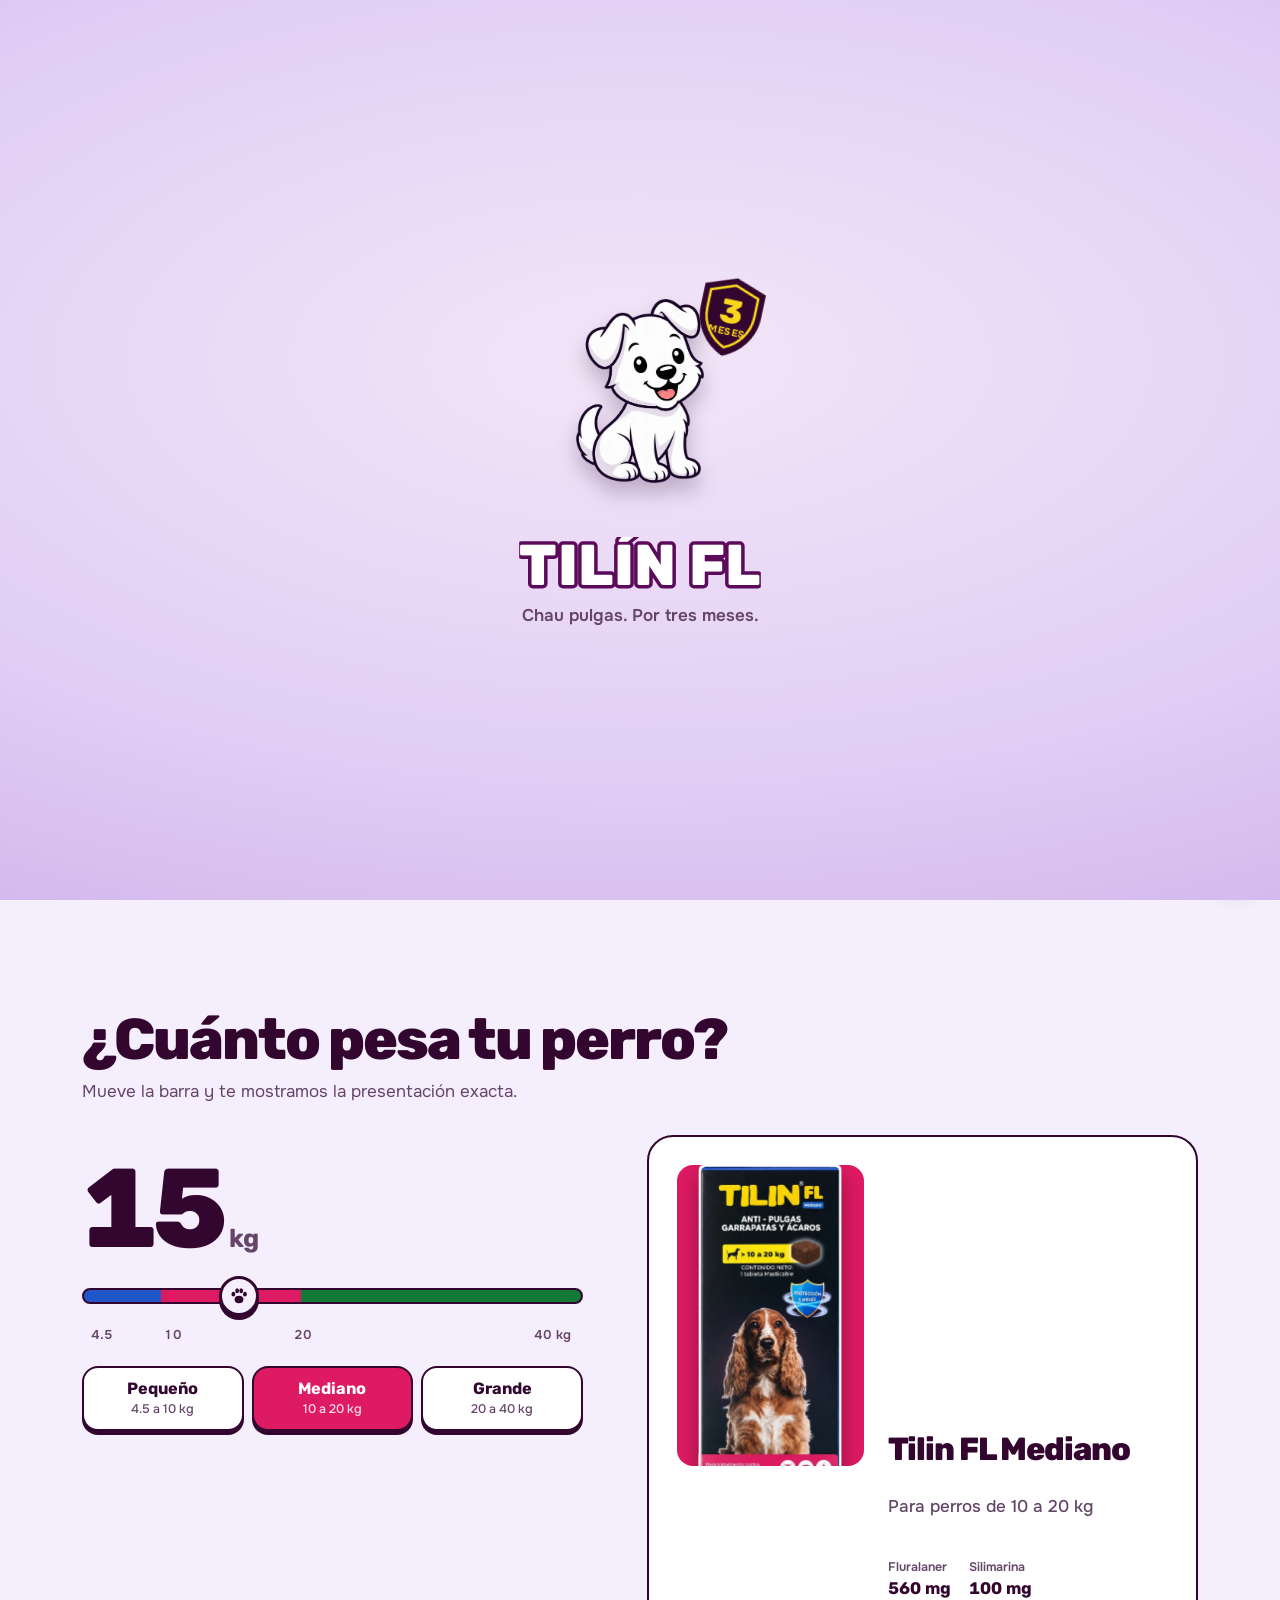
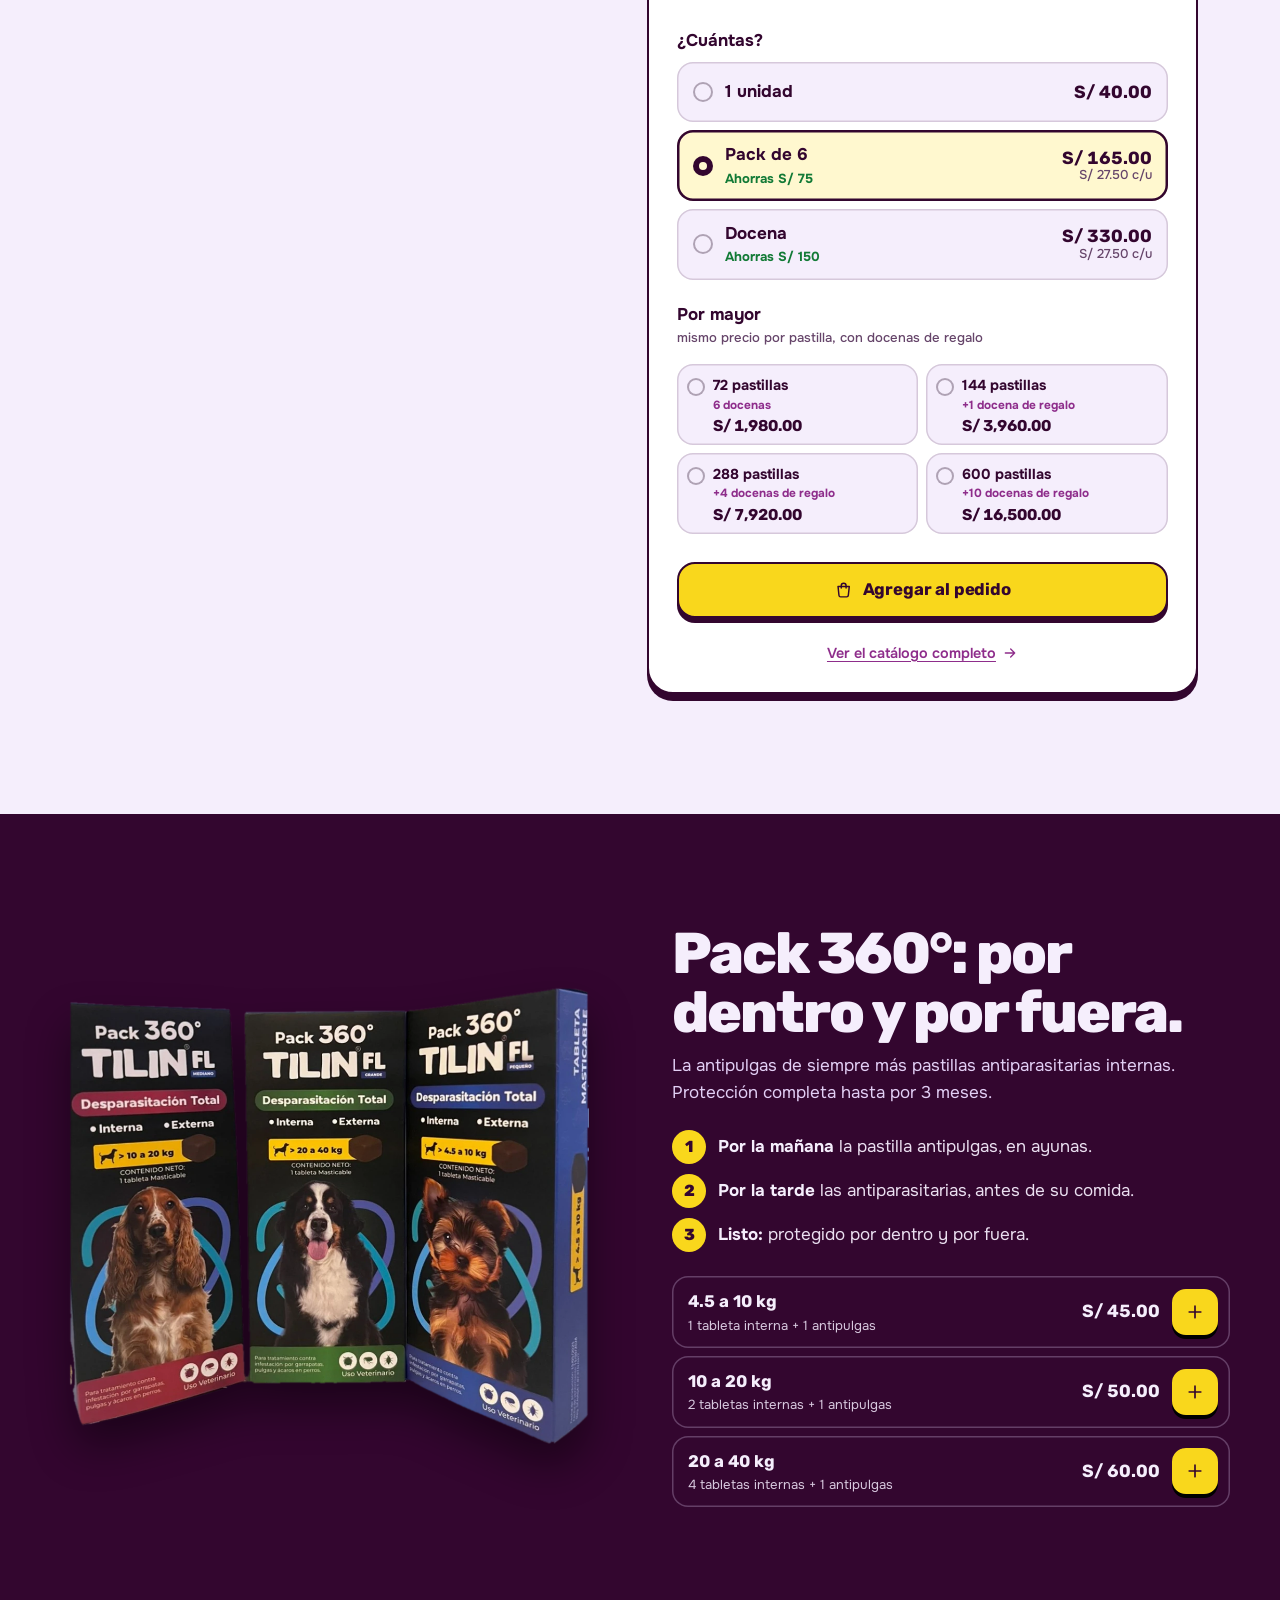
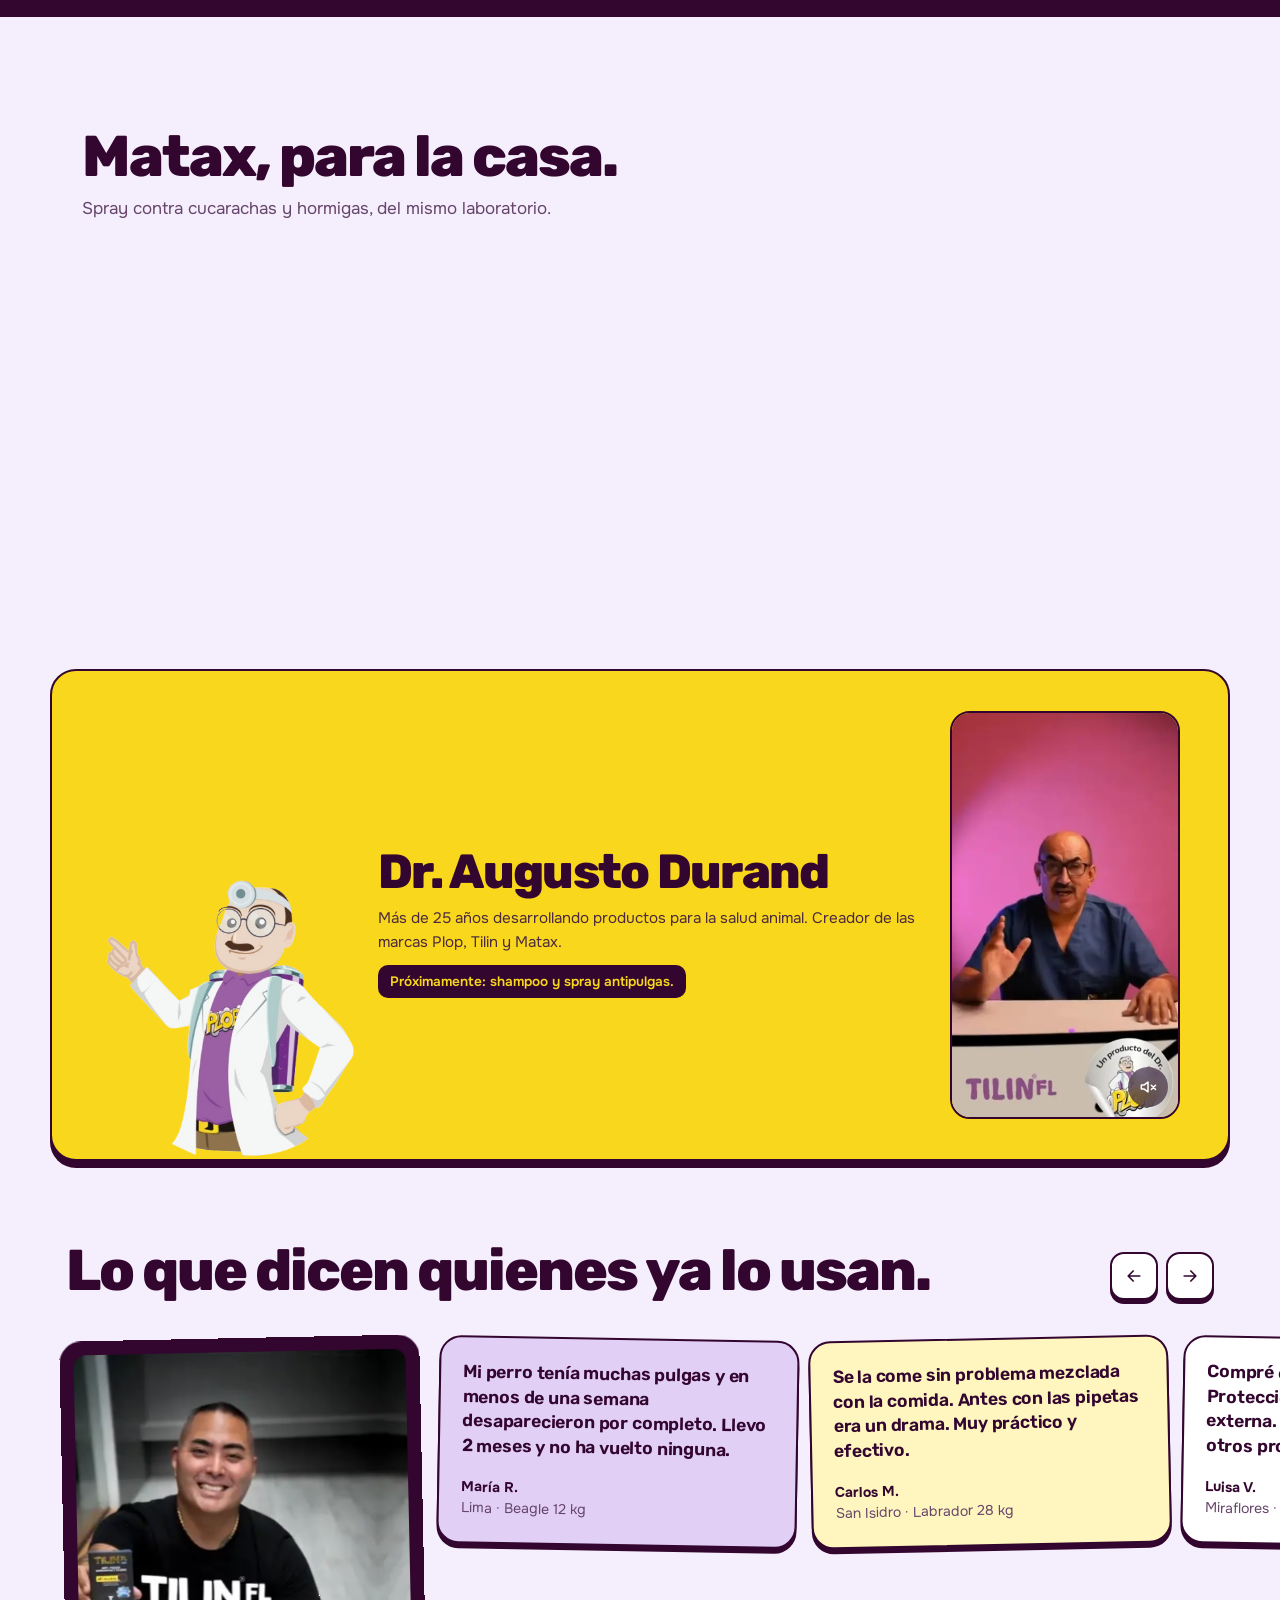
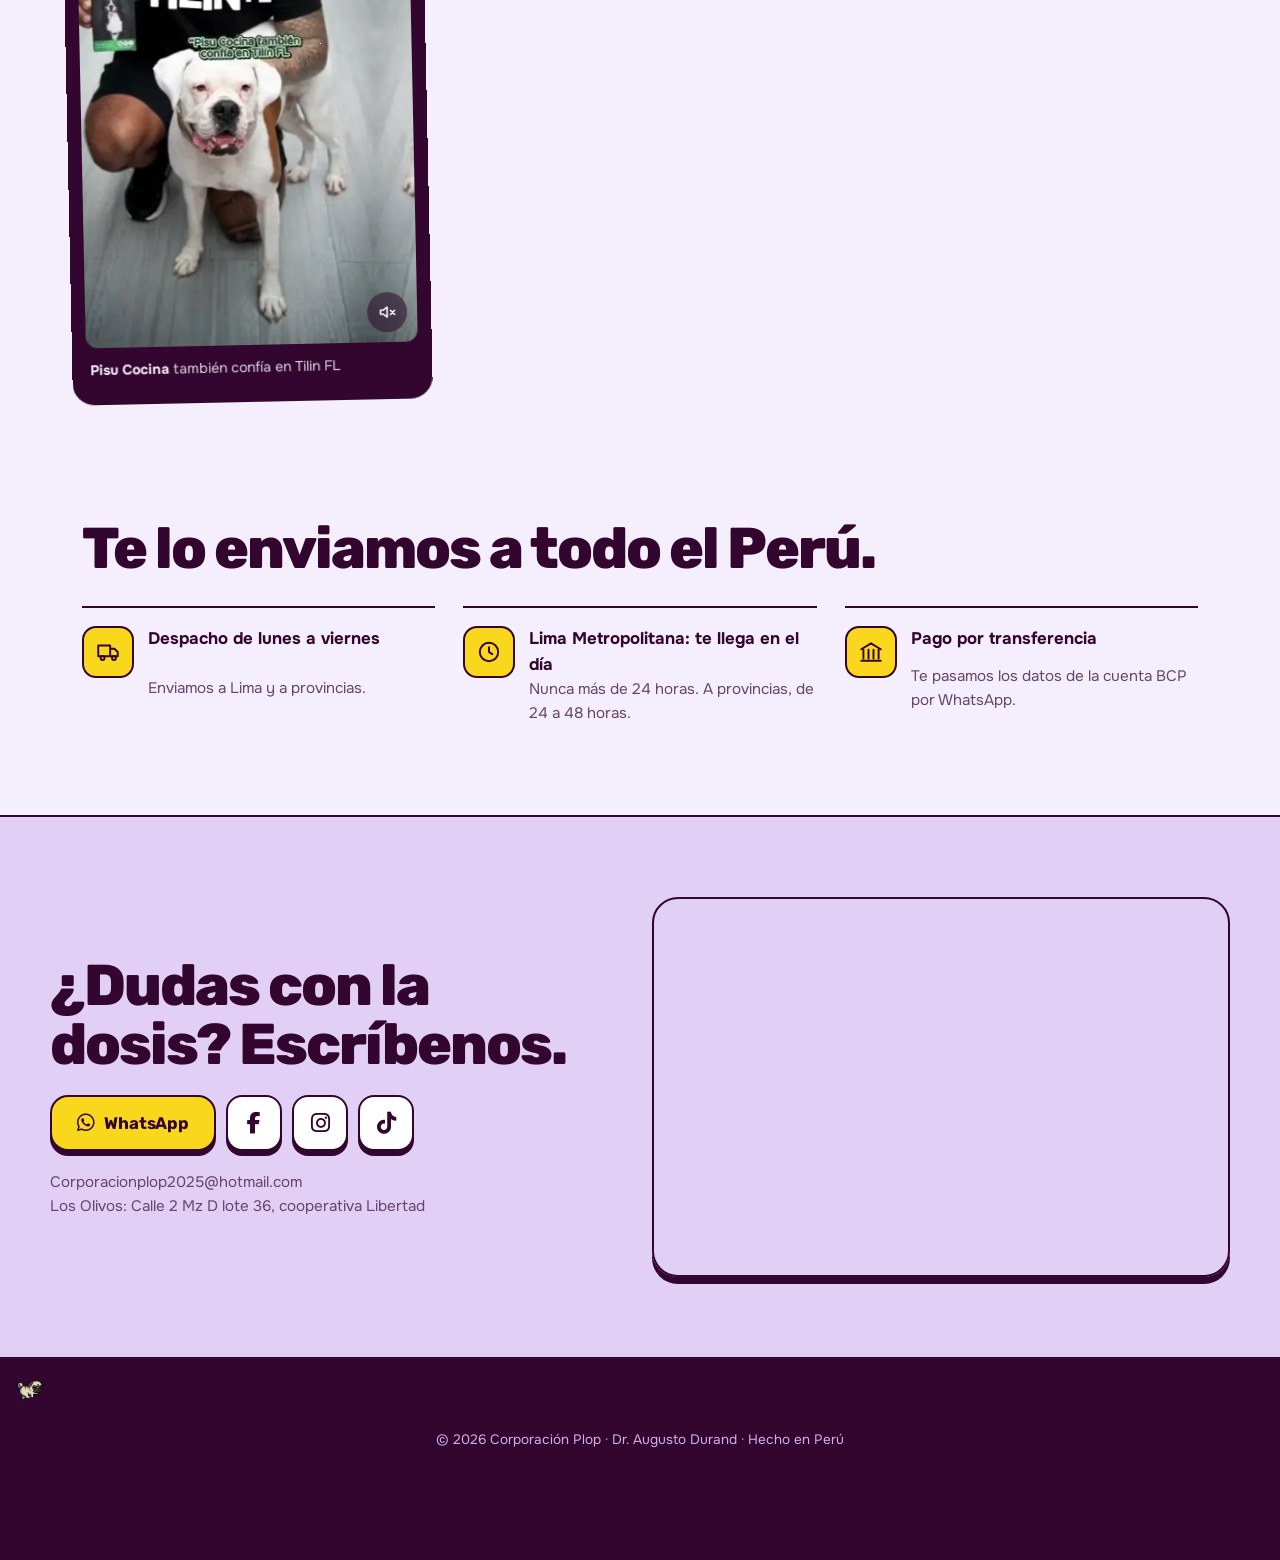
<file: index.html>
<!doctype html>
<html lang="es">
  <head>
    <meta charset="UTF-8" />
    <meta name="viewport" content="width=device-width, initial-scale=1.0" />
    <title>Tilin FL | Antipulgas para perros — Dr. Augusto Durand</title>

    <!-- SEO -->
    <meta name="description" content="Tilin FL: pastilla masticable antipulgas, antigarrapatas y ácaros para perros. 3 meses de protección. Fórmula del Dr. Augusto Durand. Compra por WhatsApp." />
    <meta name="keywords" content="Tilin FL, tilinfl, antipulgas para perros, pastilla antipulgas, antigarrapatas, Dr. Augusto Durand, Dr. Plop, Matax, Corporación Plop, Perú" />
    <meta name="robots" content="index, follow, max-image-preview:large" />
    <meta name="author" content="Dr. Augusto Durand" />

    <!-- Open Graph -->
    <meta property="og:title" content="Tilin FL | Antipulgas para perros — Dr. Augusto Durand" />
    <meta property="og:description" content="Pastilla masticable antipulgas, antigarrapatas y ácaros para perros. 3 meses de protección en una sola dosis. Tilin FL, del Dr. Augusto Durand." />
    <meta
      property="og:image"
      content="https://draugustodurand.com/images/tilin.png"
    />
    <meta property="og:url" content="https://draugustodurand.com" />
    <meta property="og:type" content="website" />
    <meta property="og:site_name" content="Tilin FL" />
    <meta property="og:locale" content="es_PE" />

    <!-- Twitter Card -->
    <meta name="twitter:card" content="summary_large_image" />
    <meta name="twitter:title" content="Tilin FL | Antipulgas para perros — Dr. Augusto Durand" />
    <meta name="twitter:description" content="Pastilla masticable antipulgas, antigarrapatas y ácaros para perros. 3 meses de protección en una sola dosis. Tilin FL, del Dr. Augusto Durand." />
    <meta
      name="twitter:image"
      content="https://draugustodurand.com/images/tilin.png"
    />

    <!-- Canonical -->
    <link rel="canonical" href="https://draugustodurand.com" />

    <!-- Google Site Verification -->
    <meta
      name="google-site-verification"
      content="GKd79jGCFyS9FEiNVHoQnipGeVpqKj_s1KsxTzn0bpI"
    />

    <!-- Schema.org JSON-LD -->
    <script type="application/ld+json">
      {
        "@context": "https://schema.org",
        "@graph": [
          {
            "@type": "Organization",
            "@id": "https://draugustodurand.com/#organizacion",
            "name": "Corporación Plop",
            "alternateName": [
              "Dr. Augusto Durand",
              "Tilin FL",
              "TilinFL"
            ],
            "url": "https://draugustodurand.com",
            "logo": "https://draugustodurand.com/images/tilin.png",
            "email": "Corporacionplop2025@hotmail.com",
            "sameAs": [
              "https://www.facebook.com/tilinflperu",
              "https://www.instagram.com/tilinflperu",
              "https://www.tiktok.com/@drplop_oficial",
              "https://www.tiktok.com/@tilinflperu"
            ]
          },
          {
            "@type": "LocalBusiness",
            "@id": "https://draugustodurand.com/#negocio",
            "name": "Tilin FL — Corporación Plop",
            "url": "https://draugustodurand.com",
            "image": "https://draugustodurand.com/images/tilin.png",
            "email": "Corporacionplop2025@hotmail.com",
            "telephone": "+51969780198",
            "address": {
              "@type": "PostalAddress",
              "streetAddress": "Calle 2 Mz D lote 36, cooperativa Libertad",
              "addressLocality": "Los Olivos",
              "addressRegion": "Lima",
              "addressCountry": "PE"
            },
            "geo": {
              "@type": "GeoCoordinates",
              "latitude": -12.0019985,
              "longitude": -77.0850711
            },
            "parentOrganization": {
              "@id": "https://draugustodurand.com/#organizacion"
            },
            "sameAs": [
              "https://www.facebook.com/tilinflperu",
              "https://www.instagram.com/tilinflperu",
              "https://www.tiktok.com/@drplop_oficial",
              "https://www.tiktok.com/@tilinflperu"
            ]
          },
          {
            "@type": "WebSite",
            "@id": "https://draugustodurand.com/#sitio",
            "url": "https://draugustodurand.com",
            "name": "Tilin FL",
            "alternateName": [
              "TilinFL",
              "Dr. Augusto Durand"
            ],
            "inLanguage": "es-PE",
            "publisher": {
              "@id": "https://draugustodurand.com/#organizacion"
            }
          },
          {
            "@type": "Product",
            "name": "Tilin FL Pequeño — Perros de 4.5 a 10 kg",
            "description": "Pastilla masticable antipulgas, antigarrapatas y ácaros para perros de 4.5 a 10 kg. Protección durante 3 meses.",
            "image": "https://draugustodurand.com/images/tilin-pequeno.webp",
            "brand": {
              "@type": "Brand",
              "name": "Tilin FL"
            },
            "manufacturer": {
              "@id": "https://draugustodurand.com/#organizacion"
            },
            "offers": {
              "@type": "Offer",
              "url": "https://draugustodurand.com/#productos",
              "priceCurrency": "PEN",
              "price": "35.00",
              "availability": "https://schema.org/InStock",
              "seller": {
                "@id": "https://draugustodurand.com/#organizacion"
              }
            }
          },
          {
            "@type": "Product",
            "name": "Tilin FL Mediano — Perros de 10 a 20 kg",
            "description": "Pastilla masticable antipulgas, antigarrapatas y ácaros para perros de 10 a 20 kg. Protección durante 3 meses.",
            "image": "https://draugustodurand.com/images/tilin-mediano.webp",
            "brand": {
              "@type": "Brand",
              "name": "Tilin FL"
            },
            "manufacturer": {
              "@id": "https://draugustodurand.com/#organizacion"
            },
            "offers": {
              "@type": "Offer",
              "url": "https://draugustodurand.com/#productos",
              "priceCurrency": "PEN",
              "price": "40.00",
              "availability": "https://schema.org/InStock",
              "seller": {
                "@id": "https://draugustodurand.com/#organizacion"
              }
            }
          },
          {
            "@type": "Product",
            "name": "Tilin FL Grande — Perros de 20 a 40 kg",
            "description": "Pastilla masticable antipulgas, antigarrapatas y ácaros para perros de 20 a 40 kg. Protección durante 3 meses.",
            "image": "https://draugustodurand.com/images/tilin-grande.webp",
            "brand": {
              "@type": "Brand",
              "name": "Tilin FL"
            },
            "manufacturer": {
              "@id": "https://draugustodurand.com/#organizacion"
            },
            "offers": {
              "@type": "Offer",
              "url": "https://draugustodurand.com/#productos",
              "priceCurrency": "PEN",
              "price": "45.00",
              "availability": "https://schema.org/InStock",
              "seller": {
                "@id": "https://draugustodurand.com/#organizacion"
              }
            }
          },
          {
            "@type": "Product",
            "name": "Pack Tilin FL 360°",
            "description": "Desparasitación total interna y externa: pulgas, garrapatas, ácaros y parásitos internos por hasta 3 meses.",
            "image": "https://draugustodurand.com/images/tilin-pack360.webp",
            "brand": {
              "@type": "Brand",
              "name": "Tilin FL"
            },
            "manufacturer": {
              "@id": "https://draugustodurand.com/#organizacion"
            },
            "offers": {
              "@type": "Offer",
              "url": "https://draugustodurand.com/#productos",
              "priceCurrency": "PEN",
              "price": "45.00",
              "availability": "https://schema.org/InStock",
              "seller": {
                "@id": "https://draugustodurand.com/#organizacion"
              }
            }
          },
          {
            "@type": "Product",
            "name": "Matax Mata Cucarachas",
            "description": "Insecticida en spray contra cucarachas. Elimina adultos y larvas e inhibe la reproducción.",
            "image": "https://draugustodurand.com/images/cucarachas.png",
            "brand": {
              "@type": "Brand",
              "name": "Matax"
            },
            "manufacturer": {
              "@id": "https://draugustodurand.com/#organizacion"
            },
            "offers": {
              "@type": "Offer",
              "url": "https://draugustodurand.com/#productos",
              "priceCurrency": "PEN",
              "price": "9.90",
              "availability": "https://schema.org/InStock",
              "seller": {
                "@id": "https://draugustodurand.com/#organizacion"
              }
            }
          },
          {
            "@type": "Product",
            "name": "Matax Mata Hormigas",
            "description": "Insecticida en spray contra hormigas. Controla colonias y ofrece protección duradera.",
            "image": "https://draugustodurand.com/images/hormigas.png",
            "brand": {
              "@type": "Brand",
              "name": "Matax"
            },
            "manufacturer": {
              "@id": "https://draugustodurand.com/#organizacion"
            },
            "offers": {
              "@type": "Offer",
              "url": "https://draugustodurand.com/#productos",
              "priceCurrency": "PEN",
              "price": "9.90",
              "availability": "https://schema.org/InStock",
              "seller": {
                "@id": "https://draugustodurand.com/#organizacion"
              }
            }
          }
        ]
      }
    </script>

    <!-- Fuentes y estilos -->
    <link rel="preconnect" href="https://fonts.googleapis.com" />
    <link rel="preconnect" href="https://fonts.gstatic.com" crossorigin />
    <link
      href="https://fonts.googleapis.com/css2?family=Rubik:wght@600;700;800;900&family=Onest:wght@400;500;600;700&display=swap"
      rel="stylesheet"
    />
    <link
      rel="stylesheet"
      href="https://cdnjs.cloudflare.com/ajax/libs/font-awesome/6.5.0/css/all.min.css"
    />
    <link rel="stylesheet" href="css/tilin.css?v=20261112" />

    <link rel="icon" href="images/tilin.png" type="image/png" />
    <meta name="theme-color" content="#fbf7f2" />
    <link rel="preload" as="image" href="images/tilin-mediano.webp" />

    <script>
      document.documentElement.classList.add("js");
      try {
        if (sessionStorage.getItem("tilin-visto")) document.documentElement.classList.add("visto");
      } catch (_) {}
    </script>

    <!-- Google Ads -->
    <script
      async
      src="https://www.googletagmanager.com/gtag/js?id=AW-17490215386"
    ></script>
    <script>
      window.dataLayer = window.dataLayer || [];
      function gtag() {
        dataLayer.push(arguments);
      }
      gtag("js", new Date());
      gtag("config", "AW-17490215386");
    </script>
  </head>

  <body class="cargando">
    <!-- Iconos (un solo trazo, dibujados para la marca) -->
    <svg width="0" height="0" style="position:absolute" aria-hidden="true">
      <symbol id="i-huella" viewBox="0 0 32 32"><g fill="currentColor"><ellipse cx="16" cy="21.5" rx="7" ry="6"/><ellipse cx="7" cy="13" rx="3" ry="3.8" transform="rotate(-18 7 13)"/><ellipse cx="13" cy="7.5" rx="3" ry="4" transform="rotate(-6 13 7.5)"/><ellipse cx="19.5" cy="7.5" rx="3" ry="4" transform="rotate(6 19.5 7.5)"/><ellipse cx="25.5" cy="13" rx="3" ry="3.8" transform="rotate(18 25.5 13)"/></g></symbol>
      <symbol id="i-pulga" viewBox="0 0 24 24"><g fill="#3a2418" stroke="#3a2418" stroke-width="1.4" stroke-linecap="round"><ellipse cx="12" cy="12" rx="5.5" ry="4.2" stroke="none"/><circle cx="17.6" cy="10.4" r="2.2" stroke="none"/><path d="M8 15l-3 4M11 16l-1 4.5M14 15.5l2.5 4M9 9l-2.5-3.5M14 8.6l1.2-3.6" fill="none"/></g></symbol>
      <symbol id="i-bolsa" viewBox="0 0 24 24"><g fill="none" stroke="currentColor" stroke-width="1.8" stroke-linecap="round" stroke-linejoin="round"><path d="M5 8h14l-1.2 11.2a2 2 0 0 1-2 1.8H8.2a2 2 0 0 1-2-1.8L5 8z"/><path d="M9 10V7a3 3 0 0 1 6 0v3"/></g></symbol>
      <symbol id="i-flecha" viewBox="0 0 24 24"><path d="M5 12h14M13 6l6 6-6 6" fill="none" stroke="currentColor" stroke-width="2" stroke-linecap="round" stroke-linejoin="round"/></symbol>
      <symbol id="i-camion" viewBox="0 0 24 24"><g fill="none" stroke="currentColor" stroke-width="1.8" stroke-linecap="round" stroke-linejoin="round"><path d="M3 6h11v10H3zM14 9h4l3 3v4h-7"/><circle cx="7" cy="17.5" r="1.8"/><circle cx="17.5" cy="17.5" r="1.8"/></g></symbol>
      <symbol id="i-reloj" viewBox="0 0 24 24"><g fill="none" stroke="currentColor" stroke-width="1.8" stroke-linecap="round"><circle cx="12" cy="12" r="8.5"/><path d="M12 7.5V12l3 2"/></g></symbol>
      <symbol id="i-escudo" viewBox="0 0 24 24"><g fill="none" stroke="currentColor" stroke-width="1.8" stroke-linecap="round" stroke-linejoin="round"><path d="M12 3l7 3v5.5c0 4.4-3 7.9-7 9.5-4-1.6-7-5.1-7-9.5V6l7-3z"/><path d="M9 12l2.2 2.2L15.5 10"/></g></symbol>
      <symbol id="i-banco" viewBox="0 0 24 24"><g fill="none" stroke="currentColor" stroke-width="1.8" stroke-linecap="round" stroke-linejoin="round"><path d="M3 9.5L12 4l9 5.5M5 10v8M9.7 10v8M14.3 10v8M19 10v8M3 20h18"/></g></symbol>
      <symbol id="i-x" viewBox="0 0 24 24"><path d="M6 6l12 12M18 6L6 18" fill="none" stroke="currentColor" stroke-width="2" stroke-linecap="round"/></symbol>
      <symbol id="i-mas" viewBox="0 0 24 24"><path d="M12 5v14M5 12h14" fill="none" stroke="currentColor" stroke-width="2" stroke-linecap="round"/></symbol>
      <symbol id="i-menos" viewBox="0 0 24 24"><path d="M5 12h14" fill="none" stroke="currentColor" stroke-width="2" stroke-linecap="round"/></symbol>
      <symbol id="i-libro" viewBox="0 0 24 24"><g fill="none" stroke="currentColor" stroke-width="1.8" stroke-linecap="round" stroke-linejoin="round"><path d="M4 5.5A1.5 1.5 0 0 1 5.5 4H11v15H5.5A1.5 1.5 0 0 0 4 20.5zM20 5.5A1.5 1.5 0 0 0 18.5 4H13v15h5.5a1.5 1.5 0 0 1 1.5 1.5z"/></g></symbol>
    </svg>

    <!-- ══ Pantalla de carga ══════════════════════════════════════ -->
    <div id="carga" aria-hidden="true">
      <div class="escena-carga">
        <div class="onda"></div>
        <div class="escudo">
          <svg viewBox="0 0 120 136"><path d="M60 4l50 18v38c0 33-21 60-50 72C31 120 10 93 10 60V22z" class="escudo-fondo"/><path d="M60 16l39 14v30c0 26-16 48-39 58-23-10-39-32-39-58V30z" class="escudo-borde"/></svg>
          <span><b>3</b>meses</span>
        </div>
        <p class="picazon">¡Qué picazón!</p>
        <div class="perro"><img src="images/mascota.webp" alt="" /></div>
        <div class="pastilla"><i></i></div>
        <span class="pulga" style="--px:-92px;--py:-40px;--fx:-260px;--fy:-220px;--d:0ms"><svg><use href="#i-pulga" /></svg></span><span class="pulga" style="--px:78px;--py:-70px;--fx:240px;--fy:-260px;--d:90ms"><svg><use href="#i-pulga" /></svg></span><span class="pulga" style="--px:-60px;--py:30px;--fx:-300px;--fy:80px;--d:40ms"><svg><use href="#i-pulga" /></svg></span><span class="pulga" style="--px:96px;--py:20px;--fx:300px;--fy:40px;--d:140ms"><svg><use href="#i-pulga" /></svg></span><span class="pulga" style="--px:-20px;--py:-96px;--fx:-60px;--fy:-320px;--d:60ms"><svg><use href="#i-pulga" /></svg></span><span class="pulga" style="--px:40px;--py:64px;--fx:140px;--fy:300px;--d:120ms"><svg><use href="#i-pulga" /></svg></span><span class="pulga" style="--px:-104px;--py:70px;--fx:-280px;--fy:260px;--d:20ms"><svg><use href="#i-pulga" /></svg></span><span class="pulga" style="--px:10px;--py:-20px;--fx:40px;--fy:-300px;--d:100ms"><svg><use href="#i-pulga" /></svg></span>
      </div>
      <div class="carga-marca">
        <p class="carga-logo">TILÍN <span>FL</span></p>
        <p class="carga-lema">Chau pulgas. Por tres meses.</p>
      </div>
    </div>

    <!-- ══ Cabecera ═══════════════════════════════════════════════ -->
    <header class="cabecera" id="cabecera">
      <a href="#inicio" class="logo" aria-label="Tilin FL, ir al inicio">
        <img src="images/logo-tilin.webp" alt="Tilin FL" width="560" height="286" />
        <span>Tilin FL</span>
      </a>
      <nav class="nav" aria-label="Secciones">
        <a href="#elegir">Elegir dosis</a>
        <a href="#pack360">Pack 360°</a>
        <a href="#matax">Matax</a>
        <a href="#opiniones">Opiniones</a>
        <a href="catalogo/">Catálogo</a>
      </nav>
      <div class="cabecera-acciones">
        <button class="btn-pedido" id="abrir-pedido" type="button" aria-label="Abrir tu pedido">
          <svg><use href="#i-bolsa" /></svg>
          <span class="txt">Pedido</span>
          <span class="contador" aria-live="polite">0</span>
        </button>
        <button class="btn-menu" id="btn-menu" type="button" aria-expanded="false" aria-controls="menu" aria-label="Abrir menú">
          <i></i><i></i>
        </button>
      </div>
    </header>

    <nav class="menu" id="menu" aria-label="Menú" aria-hidden="true">
      <a href="#elegir">Elegir dosis</a>
      <a href="#pack360">Pack 360°</a>
      <a href="#matax">Matax</a>
      <a href="#doctor">El doctor</a>
      <a href="#opiniones">Opiniones</a>
      <a href="#envios">Envíos</a>
      <a href="catalogo/">Catálogo</a>
    </nav>

    <main>
      <!-- ══ Portada ════════════════════════════════════════════════ -->
      <section class="portada" id="inicio">
        <div class="portada-texto">
          <h1 class="titulo">
            <span class="linea pegatina"><span>Chau</span></span>
            <span class="linea pegatina"><span>pulgas,</span></span>
            <span class="linea bajo"><span>por tres meses.</span></span>
          </h1>
          <p class="portada-bajada aparece">
            Una pastilla masticable de Tilin FL protege a tu perro de pulgas,
            garrapatas y ácaros durante 90 días. Formulada por el
            Dr.&nbsp;Augusto Durand, con silimarina para cuidar su hígado.
          </p>
          <div class="portada-botones aparece">
            <a href="#elegir" class="btn btn-principal">Elegir según su peso</a>
            <a href="catalogo/" class="enlace-catalogo"><svg><use href="#i-libro" /></svg> Ver catálogo</a>
          </div>
        </div>

        <div class="portada-visual">
          <div class="abanico" id="abanico">
            <button type="button" class="caja caja-p" data-peso="7" aria-label="Tilin FL Pequeño, perros de 4.5 a 10 kg">
              <img src="images/tilin-pequeno.webp" alt="" width="620" height="1386" />
            </button>
            <button type="button" class="caja caja-g" data-peso="30" aria-label="Tilin FL Grande, perros de 20 a 40 kg">
              <img src="images/tilin-grande.webp" alt="" width="606" height="1340" />
            </button>
            <button type="button" class="caja caja-m" data-peso="15" aria-label="Tilin FL Mediano, perros de 10 a 20 kg">
              <img src="images/tilin-mediano.webp" alt="" width="571" height="1312" />
            </button>
          </div>
          <div class="calendario" id="calendario">
            <p class="cal-titulo"><b id="cal-dias">90</b> <span>días protegido<br />con una sola pastilla</span></p>
            <div class="cal-meses" aria-hidden="true">
              <div class="mes"><span>Mes 1</span><div class="dias"></div></div>
              <div class="mes"><span>Mes 2</span><div class="dias"></div></div>
              <div class="mes"><span>Mes 3</span><div class="dias"></div></div>
            </div>
            <p class="cal-pie">El día 90 le toca la siguiente. Así de simple.</p>
          </div>
          <img class="sello" src="images/plop-sello.webp" alt="Un producto del Dr. Plop" width="338" height="333" />
        </div>
      </section>

      <!-- ══ Selector por peso ═════════════════════════════════════ -->
      <section class="elegir" id="elegir" aria-labelledby="elegir-titulo">
        <div class="elegir-cabeza">
          <h2 id="elegir-titulo">¿Cuánto pesa tu perro?</h2>
          <p>Mueve la barra y te mostramos la presentación exacta.</p>
        </div>

        <div class="elegir-cuerpo">
          <div class="peso">
            <output class="peso-numero" id="peso-numero" for="peso" aria-live="polite"><b>15</b><span>kg</span></output>
            <input type="range" id="peso" min="4.5" max="40" step="0.5" value="15" aria-label="Peso de tu perro en kilos" />
            <div class="peso-marcas" aria-hidden="true"><span style="--en:0%">4.5</span><span style="--en:15.49%">10</span><span style="--en:43.66%">20</span><span style="--en:100%">40 kg</span></div>
            <div class="tallas" role="group" aria-label="Elegir por tamaño">
              <button type="button" data-talla="p" data-peso="7">Pequeño<small>4.5 a 10 kg</small></button>
              <button type="button" data-talla="m" data-peso="15">Mediano<small>10 a 20 kg</small></button>
              <button type="button" data-talla="g" data-peso="30">Grande<small>20 a 40 kg</small></button>
            </div>
          </div>

          <div class="resultado" id="resultado">
            <div class="resultado-foto">
              <img id="res-img" src="images/tilin-mediano.webp" alt="Caja de Tilin FL Mediano" width="571" height="1312" />
            </div>
            <div class="resultado-info">
              <h3 id="res-nombre">Tilin FL Mediano</h3>
              <p class="resultado-rango" id="res-rango">Para perros de 10 a 20 kg</p>
              <dl class="formula">
                <div><dt>Fluralaner</dt><dd id="res-flu">560 mg</dd></div>
                <div><dt>Silimarina</dt><dd id="res-sil">100 mg</dd></div>
              </dl>

              <fieldset class="opciones" id="opciones">
                <legend>¿Cuántas?</legend>
                <div class="opciones-base" id="opciones-base"></div>
                <p class="opciones-mayor">Por mayor <span>mismo precio por pastilla, con docenas de regalo</span></p>
                <div class="opciones-mayor-lista" id="opciones-mayor"></div>
              </fieldset>

              <button type="button" class="btn btn-principal btn-ancho" id="res-agregar">
                <svg><use href="#i-bolsa" /></svg> Agregar al pedido
              </button>
              <a class="mayor" href="catalogo/">Ver el catálogo completo <svg><use href="#i-flecha" /></svg></a>
            </div>
          </div>
        </div>
      </section>

      <!-- ══ Pack 360 ══════════════════════════════════════════════ -->
      <section class="pack" id="pack360" aria-labelledby="pack-titulo">
        <div class="pack-foto">
          <img src="images/tilin-pack360.webp" alt="Cajas del Pack Tilin FL 360°" width="1000" height="892" loading="lazy" />
        </div>
        <div class="pack-texto">
          <h2 id="pack-titulo">Pack 360°: por dentro y por fuera.</h2>
          <p>La antipulgas de siempre más pastillas antiparasitarias internas. Protección completa hasta por 3 meses.</p>

          <ol class="pasos">
            <li><span><b>Por la mañana</b> la pastilla antipulgas, en ayunas.</span></li>
            <li><span><b>Por la tarde</b> las antiparasitarias, antes de su comida.</span></li>
            <li><span><b>Listo:</b> protegido por dentro y por fuera.</span></li>
          </ol>

          <ul class="pack-lista" id="pack-lista"></ul>
        </div>
      </section>

      <!-- ══ Matax ═════════════════════════════════════════════════ -->
      <section class="matax" id="matax" aria-labelledby="matax-titulo">
        <div class="matax-cabeza">
          <h2 id="matax-titulo">Matax, para la casa.</h2>
          <p>Spray contra cucarachas y hormigas, del mismo laboratorio.</p>
        </div>
        <div class="matax-lista" id="matax-lista"></div>
      </section>

      <!-- ══ El doctor ════════════════════════════════════════════ -->
      <section class="doctor" id="doctor" aria-labelledby="doctor-titulo">
        <img src="images/imgDocPix.png" alt="Ilustración del Dr. Augusto Durand, el Dr. Plop" width="396" height="428" loading="lazy" />
        <div>
          <h2 id="doctor-titulo">Dr. Augusto Durand</h2>
          <p>Más de 25 años desarrollando productos para la salud animal. Creador de las marcas Plop, Tilin y Matax.</p>
          <p class="pronto">Próximamente: shampoo y spray antipulgas.</p>
        </div>
        <figure class="video-deco" data-video>
            <video src="videos/doctor.mp4" poster="videos/doctor.webp" muted loop playsinline preload="none" aria-label="Video del Dr. Augusto Durand explicando Tilin FL"></video>
            <button type="button" class="video-sonido" aria-pressed="false" aria-label="Activar sonido">
              <svg viewBox="0 0 24 24"><g fill="none" stroke="currentColor" stroke-width="1.8" stroke-linecap="round" stroke-linejoin="round"><path d="M4 9.5h3.5L12 6v12l-4.5-3.5H4z"/><path class="ondas" d="M15.5 9.5a3.5 3.5 0 0 1 0 5M18 7a7 7 0 0 1 0 10"/><path class="mudo" d="M16 10l5 5M21 10l-5 5"/></g></svg>
            </button>
          </figure>
      </section>

      <!-- ══ Opiniones ════════════════════════════════════════════ -->
      <section class="opiniones" id="opiniones" aria-labelledby="opiniones-titulo">
        <div class="opiniones-cabeza">
          <h2 id="opiniones-titulo">Lo que dicen quienes ya lo usan.</h2>
          <div class="flechas">
            <button type="button" id="op-ant" aria-label="Opiniones anteriores"><svg style="transform:scaleX(-1)"><use href="#i-flecha" /></svg></button>
            <button type="button" id="op-sig" aria-label="Más opiniones"><svg><use href="#i-flecha" /></svg></button>
          </div>
        </div>
        <ul class="pista" id="pista" tabindex="0" aria-label="Opiniones, desliza para ver más">
          <li class="pista-video"><figure class="video-deco" data-video>
            <video src="videos/pisu.mp4" poster="videos/pisu.webp" muted loop playsinline preload="none" aria-label="Pisu Cocina recomienda Tilin FL con su perro"></video>
            <button type="button" class="video-sonido" aria-pressed="false" aria-label="Activar sonido">
              <svg viewBox="0 0 24 24"><g fill="none" stroke="currentColor" stroke-width="1.8" stroke-linecap="round" stroke-linejoin="round"><path d="M4 9.5h3.5L12 6v12l-4.5-3.5H4z"/><path class="ondas" d="M15.5 9.5a3.5 3.5 0 0 1 0 5M18 7a7 7 0 0 1 0 10"/><path class="mudo" d="M16 10l5 5M21 10l-5 5"/></g></svg>
            </button>
          </figure><p><b>Pisu Cocina</b> también confía en Tilin FL</p></li>
          <li><blockquote>Mi perro tenía muchas pulgas y en menos de una semana desaparecieron por completo. Llevo 2 meses y no ha vuelto ninguna.</blockquote><p><b>María R.</b> Lima · Beagle 12 kg</p></li>
          <li><blockquote>Se la come sin problema mezclada con la comida. Antes con las pipetas era un drama. Muy práctico y efectivo.</blockquote><p><b>Carlos M.</b> San Isidro · Labrador 28 kg</p></li>
          <li><blockquote>Compré el Pack 360 y es excelente. Protección completa interna y externa. Se nota la diferencia con otros productos.</blockquote><p><b>Luisa V.</b> Miraflores · Caniche 7 kg</p></li>
          <li><blockquote>Tengo 3 perros de distintos tamaños y compro las 3 versiones. Calidad constante, sin pulgas hace meses.</blockquote><p><b>Ana P.</b> Surco · 3 perros</p></li>
          <li><blockquote>A mi golden siempre le llegaban garrapatas del parque. Con Tilin 20-40 kg desaparecieron por completo.</blockquote><p><b>Jorge L.</b> La Molina · Golden 35 kg</p></li>
          <li><blockquote>Usé el Matax para cucarachas en mi cocina. En 48 horas no quedó ninguna. Otros productos no funcionaban. Este sí.</blockquote><p><b>Patricia G.</b> Los Olivos · Matax Cucarachas</p></li>
          <li><blockquote>Compro en media docena para ahorrar. El precio por unidad baja bastante. Mi perrita lleva 6 meses sin ni una pulga.</blockquote><p><b>Rosario C.</b> Jesús María · Schnauzer 8 kg</p></li>
          <li><blockquote>El Dr. Plop me recomendó el Pack 360 para mi perro con parásitos internos y externos. Resultado excelente.</blockquote><p><b>Eduardo R.</b> Surco · Husky 27 kg</p></li>
          <li><blockquote>El Matax para hormigas funcionó perfecto en mi jardín. En 3 días desaparecieron las colonias.</blockquote><p><b>Carmen H.</b> Pueblo Libre · Matax Hormigas</p></li>
          <li><blockquote>Mi veterinaria me recomendó Tilin. Mi perro ya no se rasca. Definitivamente no vuelvo a las pipetas.</blockquote><p><b>Valeria M.</b> Barranco · Cocker 11 kg</p></li>
          <li><blockquote>Compré la docena para mi peluquería canina y mis clientes están muy contentos. Los perros salen protegidos.</blockquote><p><b>Milagros T.</b> San Borja · Peluquería canina</p></li>
          <li><blockquote>Tenía miedo de darle una pastilla por primera vez pero se la comió solita. Sin drama y 3 meses de protección.</blockquote><p><b>Daniela F.</b> Miraflores · Poodle 6 kg</p></li>
          <li><blockquote>Compré para mis dos bulldogs, de 22 y 31 kg. Los dos perfectos. La entrega fue rápida y llegó bien embalado.</blockquote><p><b>Roberto S.</b> San Miguel · 2 Bulldogs</p></li>
        </ul>
      </section>

      <!-- ══ Envíos y pago ════════════════════════════════════════ -->
      <section class="envios" id="envios" aria-labelledby="envios-titulo">
        <h2 id="envios-titulo">Te lo enviamos a todo el Perú.</h2>
        <ul class="envios-lista">
          <li><svg><use href="#i-camion" /></svg><b>Despacho de lunes a viernes</b><span>Enviamos a Lima y a provincias.</span></li>
          <li><svg><use href="#i-reloj" /></svg><b>Lima Metropolitana: te llega en el día</b><span>Nunca más de 24 horas. A provincias, de 24 a 48 horas.</span></li>
          <li><svg><use href="#i-banco" /></svg><b>Pago por transferencia</b><span>Te pasamos los datos de la cuenta BCP por WhatsApp.</span></li>
        </ul>
      </section>

      <!-- ══ Contacto ═════════════════════════════════════════════ -->
      <section class="contacto" id="contacto" aria-labelledby="contacto-titulo">
        <div class="contacto-texto">
          <h2 id="contacto-titulo">¿Dudas con la dosis? Escríbenos.</h2>
          <div class="contacto-botones">
            <a href="https://wa.me/51969382661" target="_blank" rel="noopener" class="btn btn-principal"><i class="fab fa-whatsapp" aria-hidden="true"></i> WhatsApp</a>
            <a href="https://www.facebook.com/tilinflperu" target="_blank" rel="noopener" class="redes" aria-label="Facebook"><i class="fab fa-facebook-f" aria-hidden="true"></i></a>
            <a href="https://www.instagram.com/tilinflperu" target="_blank" rel="noopener" class="redes" aria-label="Instagram"><i class="fab fa-instagram" aria-hidden="true"></i></a>
            <a href="https://www.tiktok.com/@drplop_oficial" target="_blank" rel="noopener" class="redes" aria-label="TikTok"><i class="fab fa-tiktok" aria-hidden="true"></i></a>
          </div>
          <p class="contacto-datos">
            Corporacionplop2025@hotmail.com<br />
            Los Olivos: Calle 2 Mz D lote 36, cooperativa Libertad
          </p>
        </div>
        <iframe
          src="https://www.google.com/maps/embed?pb=!1m17!1m12!1m3!1d4883.334364468777!2d-77.08507112493949!3d-12.001998488231324!2m3!1f0!2f0!3f0!3m2!1i1024!2i768!4f13.1!3m2!1m1!2zMTLCsDAwJzA3LjIiUyA3N8KwMDQnNTcuMCJX!5e1!3m2!1ses!2spe!4v1752338710364!5m2!1ses!2spe"
          loading="lazy"
          referrerpolicy="no-referrer-when-downgrade"
          title="Mapa: Corporación Plop en Los Olivos"
        ></iframe>
      </section>
    </main>

    <footer class="pie">
      <div class="pie-corre" aria-hidden="true"><img src="images/perrito.gif" alt="" width="200" height="200" loading="lazy" /></div>
      <p>© 2026 Corporación Plop · Dr. Augusto Durand · Hecho en Perú</p>
    </footer>

    <!-- Barra inferior del pedido (celular) -->
    <button type="button" class="barra-pedido" id="barra-pedido" aria-label="Ver tu pedido">
      <span><b class="contador">0</b> en tu pedido</span>
      <strong id="barra-total">S/ 0.00</strong>
      <span class="barra-ver">Ver pedido <svg><use href="#i-flecha" /></svg></span>
    </button>

    <a class="wa-flotante" href="https://wa.me/51969780198" target="_blank" rel="noopener" aria-label="Escribir por WhatsApp"><i class="fab fa-whatsapp" aria-hidden="true"></i></a>
    <div class="aviso" id="aviso" role="status" aria-live="polite"></div>

    <!-- ══ Pedido ════════════════════════════════════════════════ -->
    <div class="velo" id="velo"></div>
    <aside class="pedido" id="pedido" aria-label="Tu pedido" aria-hidden="true">
      <div class="pedido-asa" aria-hidden="true"></div>
      <div class="pedido-cabeza">
        <h2>Tu pedido</h2>
        <button type="button" class="btn-icono" id="cerrar-pedido" aria-label="Cerrar pedido"><svg><use href="#i-x" /></svg></button>
      </div>
      <ul class="pedido-lista" id="pedido-lista"></ul>
      <div class="pedido-pie">
        <div class="fila"><span>Envío</span><span>Se coordina por WhatsApp</span></div>
        <div class="fila total"><strong>Total</strong><strong id="pedido-total">S/ 0.00</strong></div>
        <fieldset class="numeros" id="numeros">
          <legend id="numeros-titulo">¿A qué número quieres escribir?</legend>
          <div class="numeros-lista" id="numeros-lista"></div>
        </fieldset>
        <a id="btn-whatsapp" href="#" target="_blank" rel="noopener" class="btn btn-principal btn-ancho">
          <i class="fab fa-whatsapp" aria-hidden="true"></i> Enviar pedido por WhatsApp
        </a>
      </div>
    </aside>

    <script src="js/tilin.js?v=20261112" defer></script>
  </body>
</html>
</file>
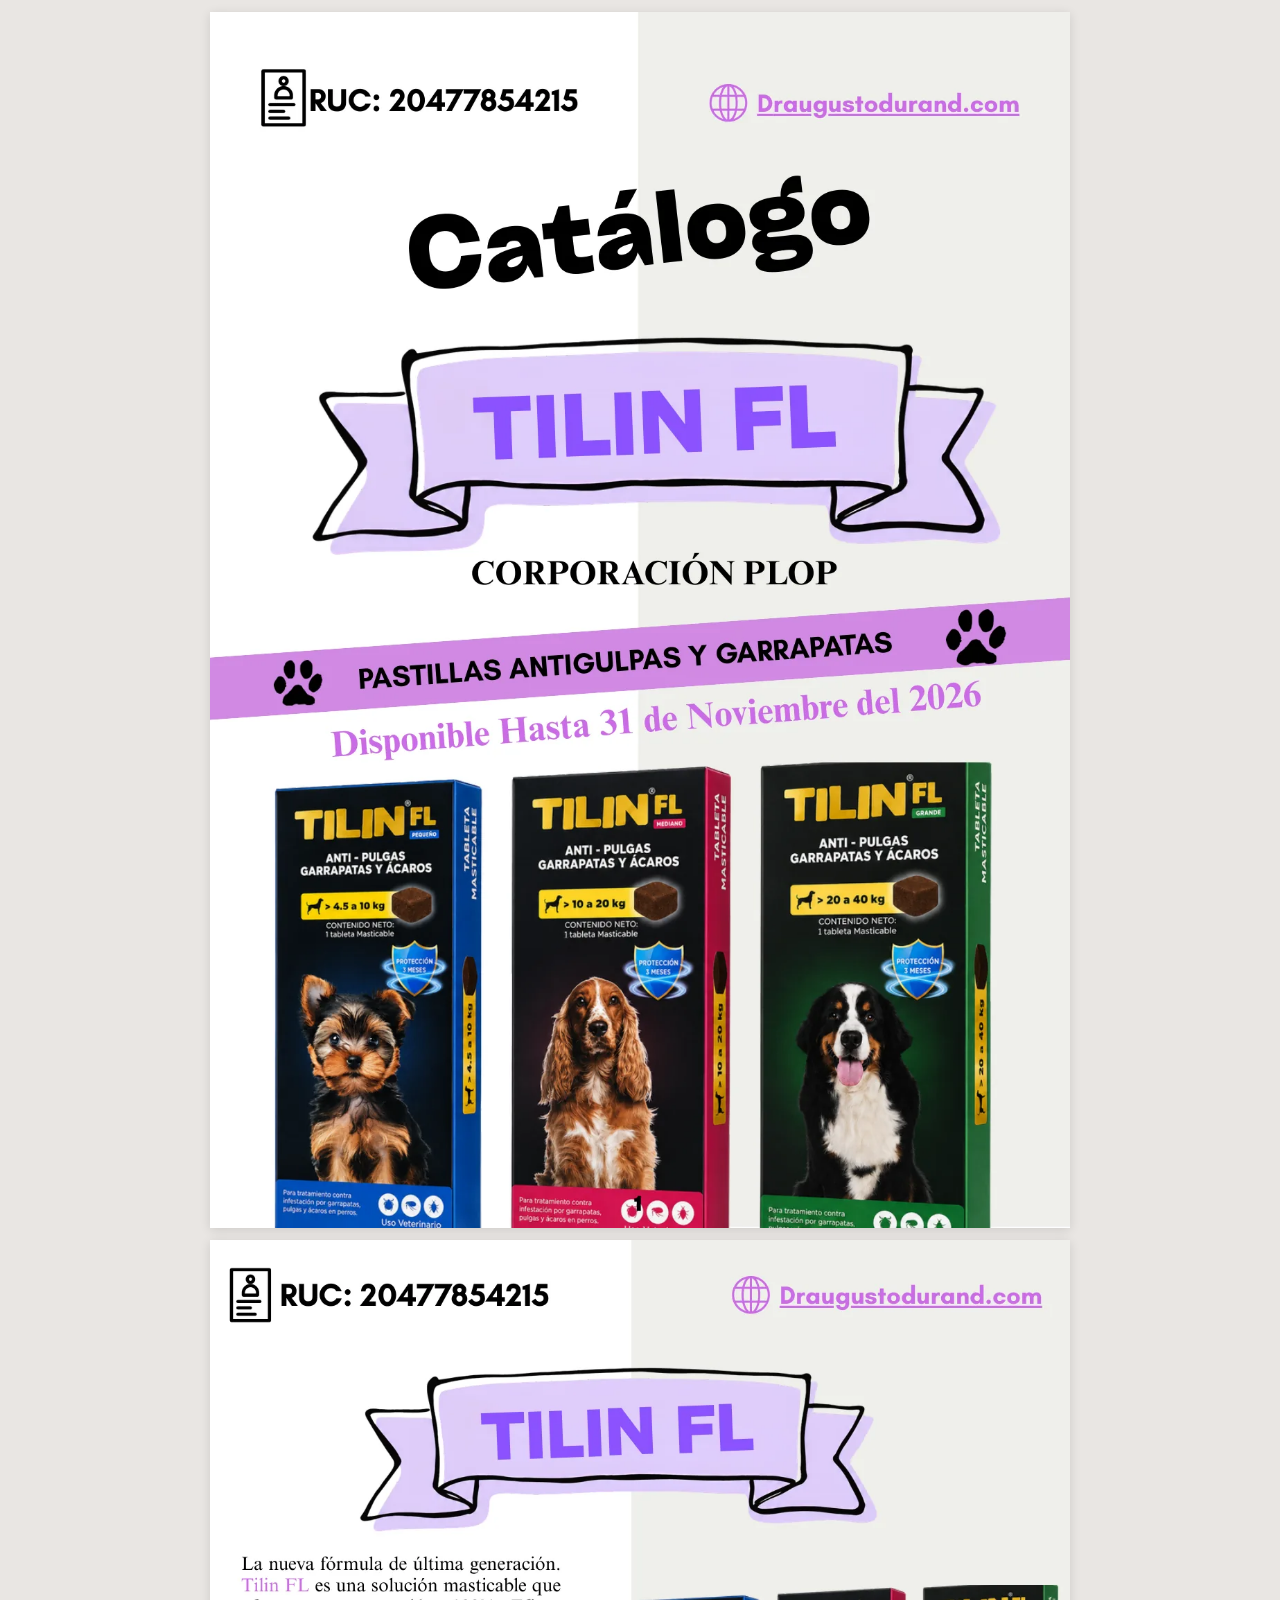
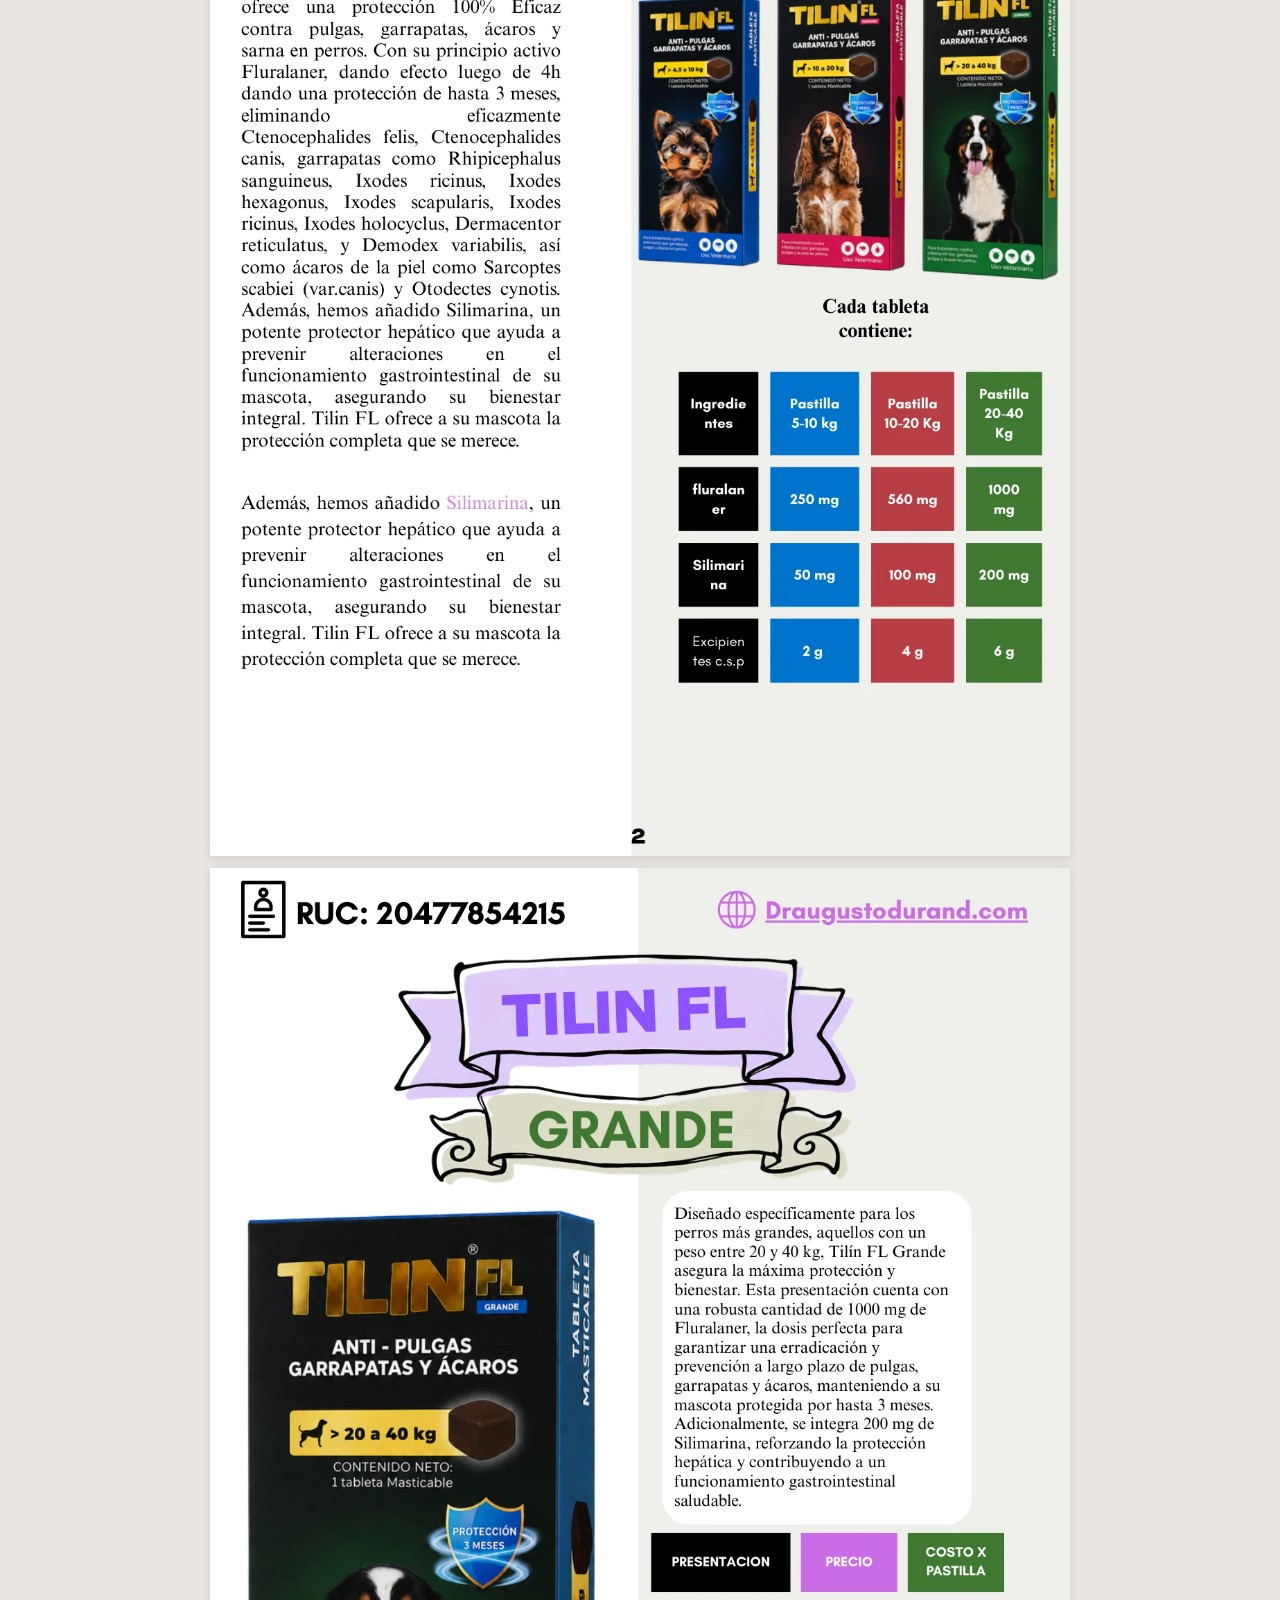
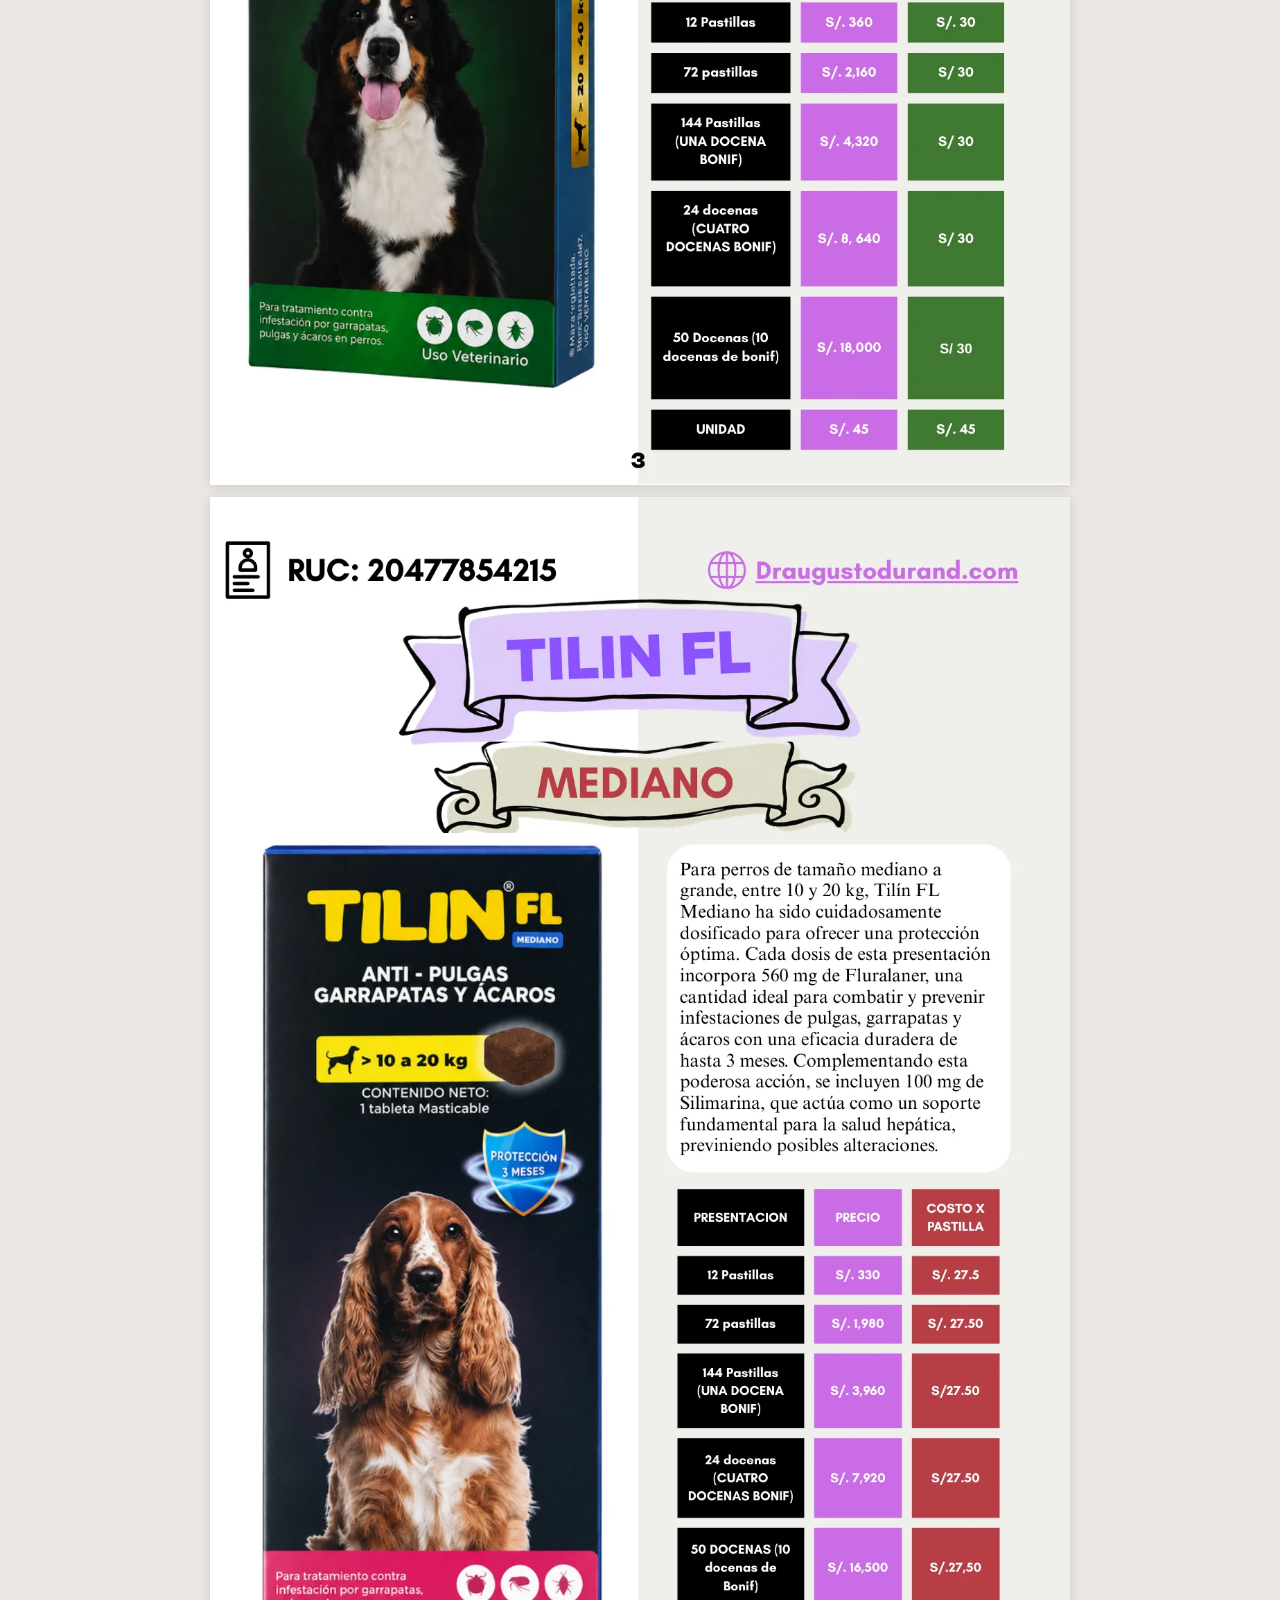
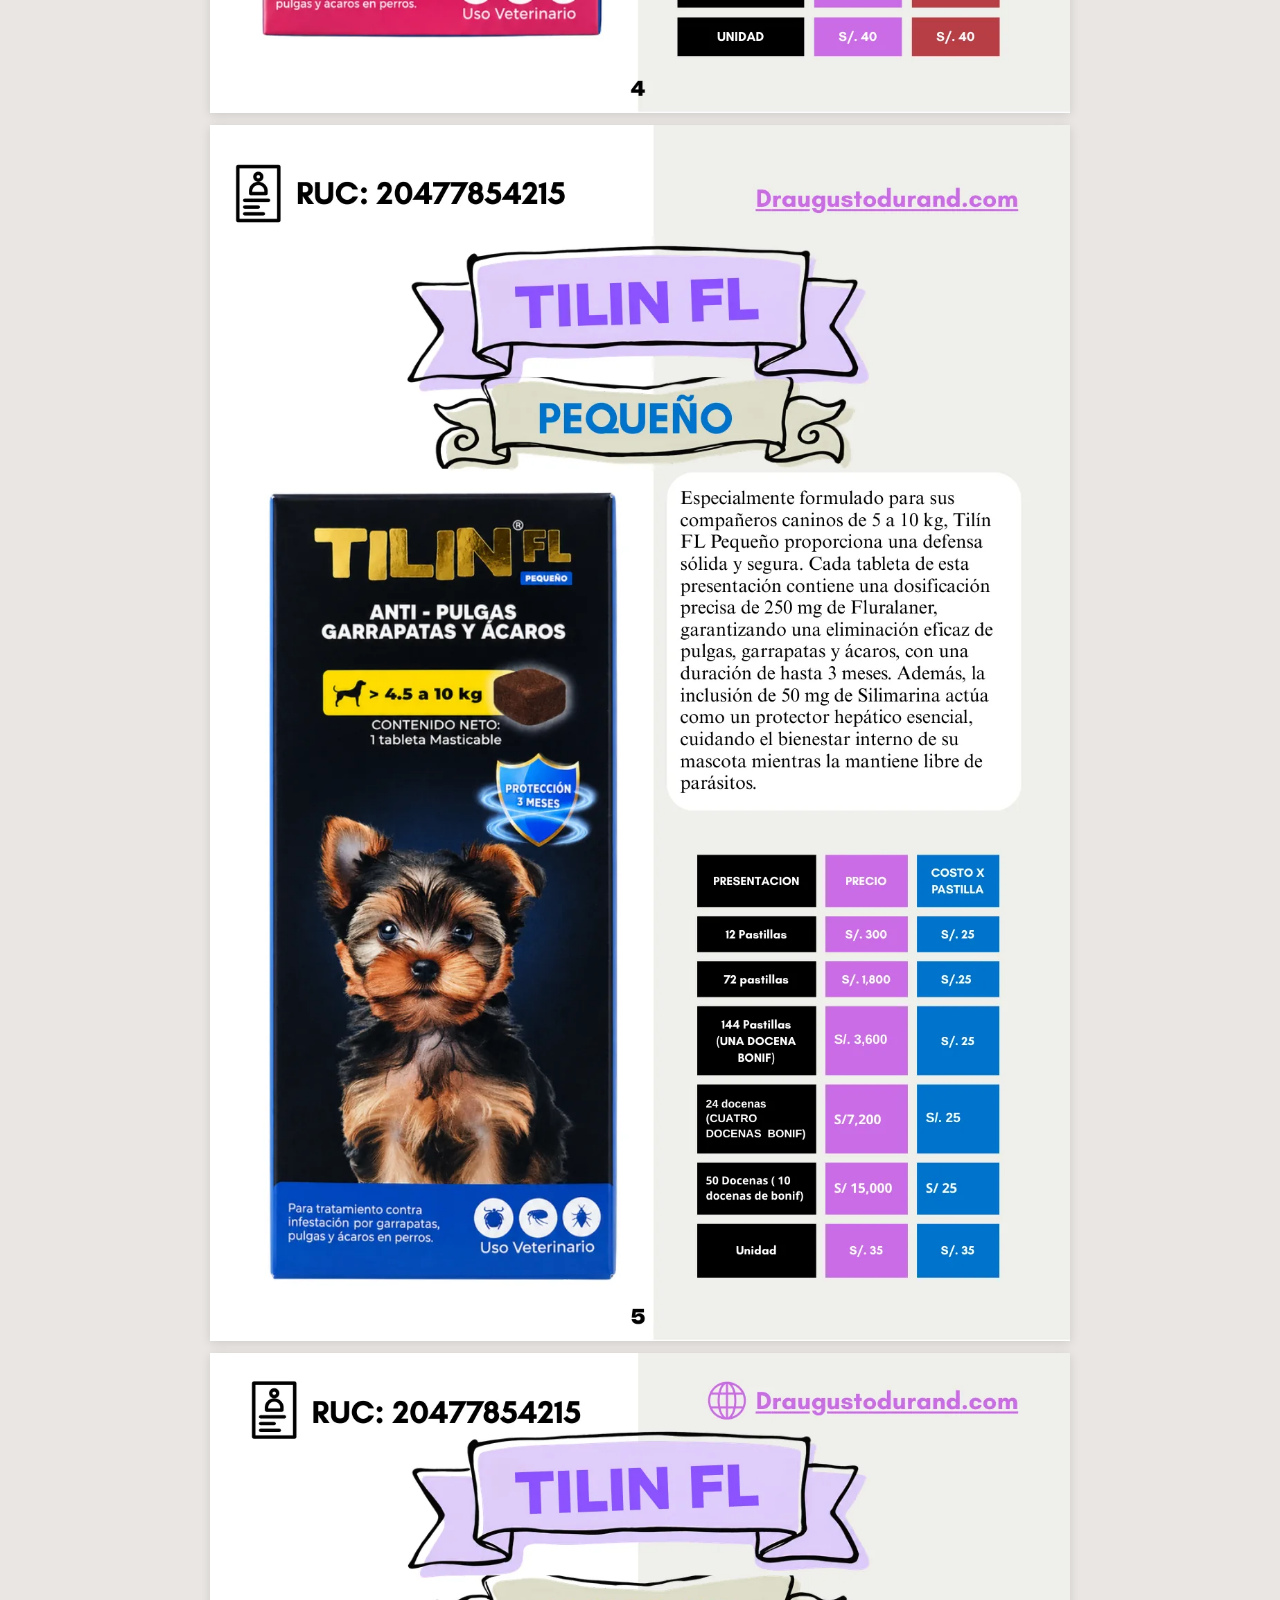
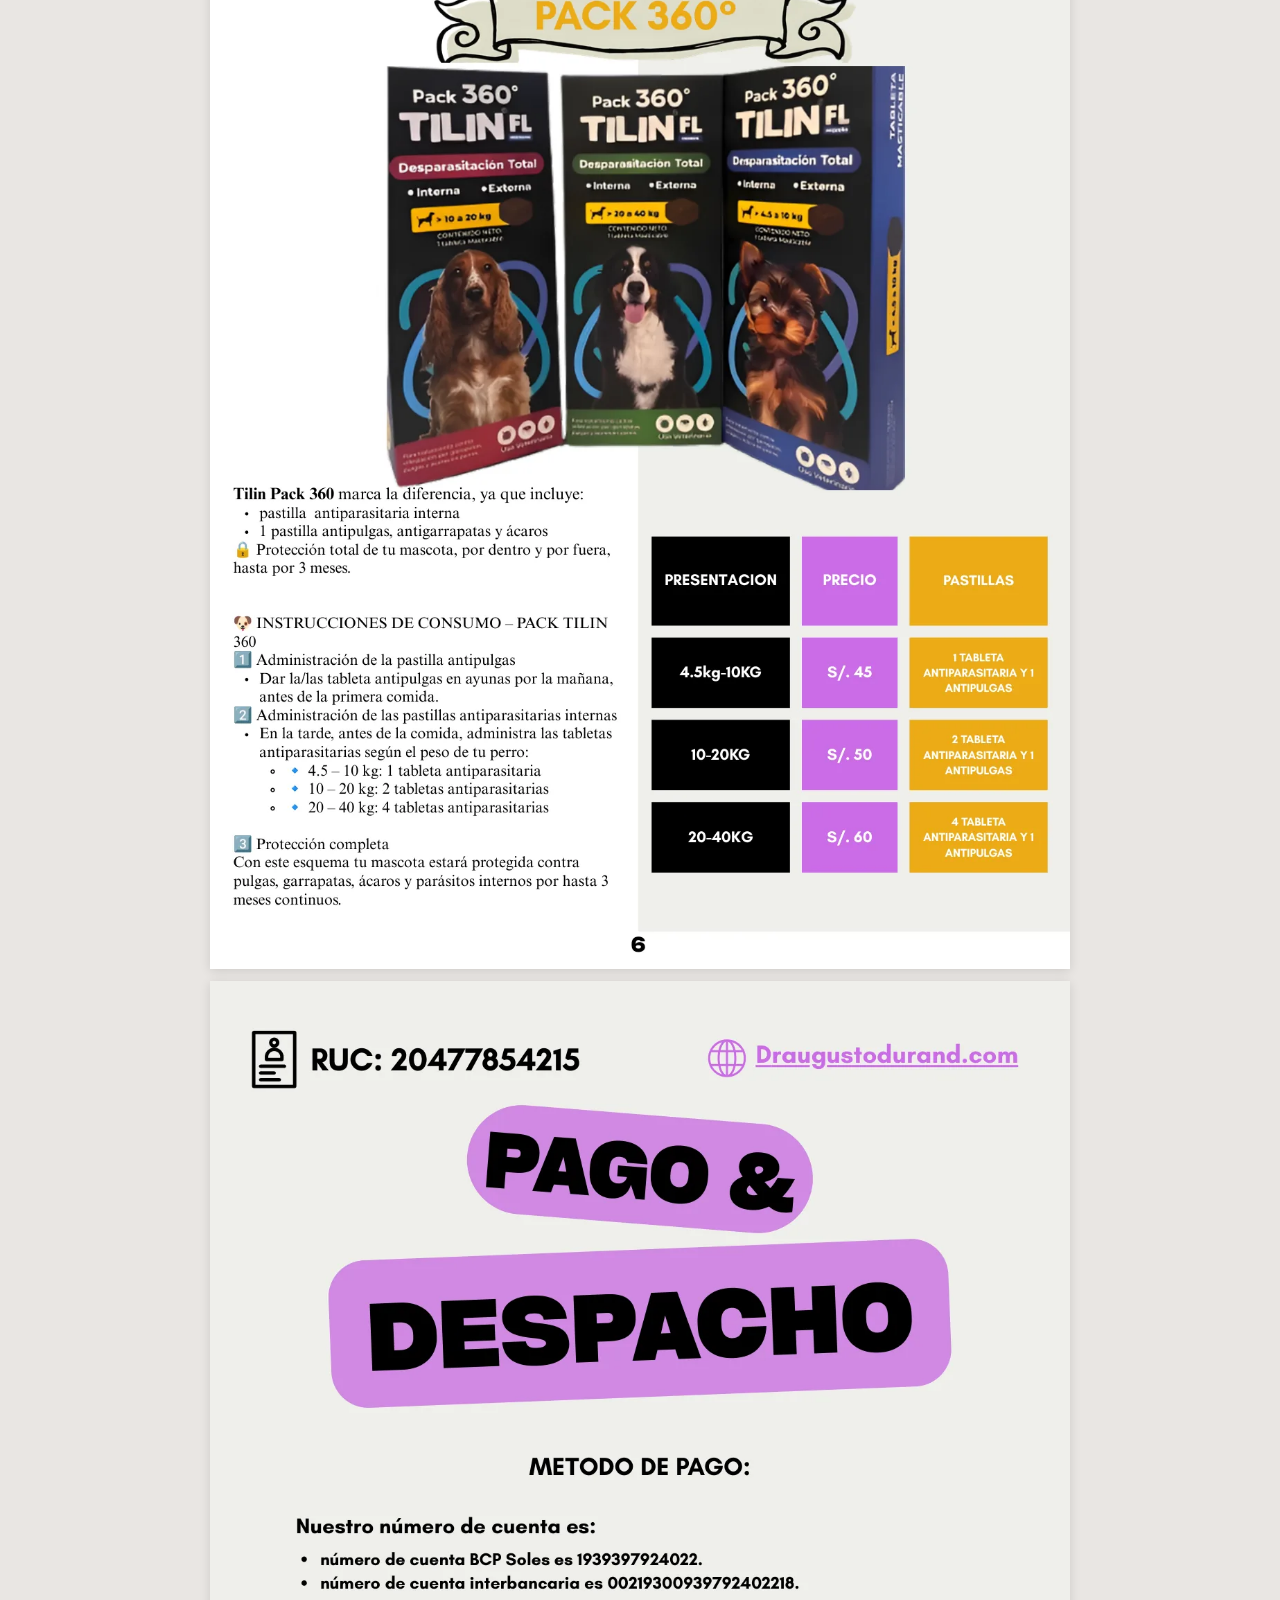
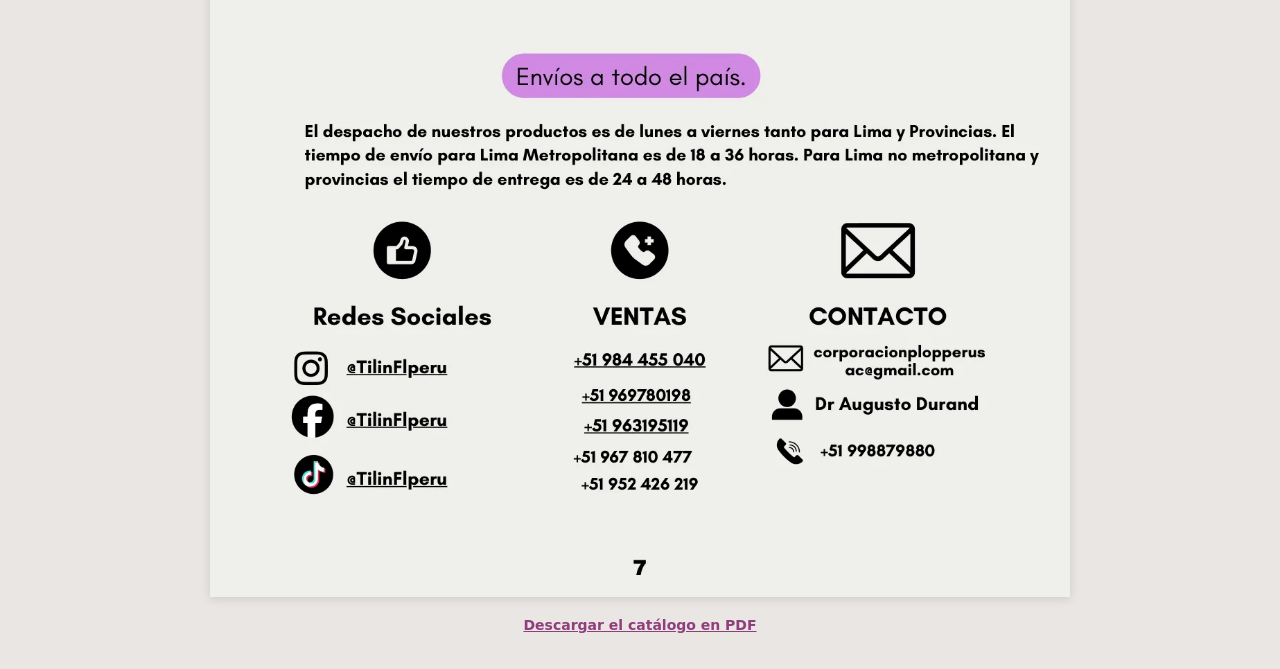
<file: catalogo/index.html>
<!doctype html>
<html lang="es">
  <head>
    <meta charset="UTF-8" />
    <meta name="viewport" content="width=device-width, initial-scale=1.0" />
    <title>Catálogo Tilin FL — Corporación Plop</title>
    <meta name="description" content="Catálogo de Tilin FL: pastillas antipulgas y garrapatas para perros. Corporación Plop." />
    <meta name="robots" content="noindex, follow" />
    <meta property="og:title" content="Catálogo Tilin FL" />
    <meta property="og:description" content="Pastillas antipulgas y garrapatas para perros. Corporación Plop." />
    <meta property="og:image" content="https://draugustodurand.com/catalogo/portada.jpg" />
    <meta property="og:url" content="https://draugustodurand.com/catalogo/" />
    <meta property="og:type" content="website" />
    <link rel="icon" href="../images/tilin.png" />
    <style>
      body { margin: 0; background: #e9e6e3; font-family: system-ui, sans-serif; }
      main { max-width: 860px; margin: 0 auto; padding: 12px; display: grid; gap: 12px; }
      img { display: block; width: 100%; height: auto; background: #fff; box-shadow: 0 2px 10px rgba(0,0,0,.12); }
      p { text-align: center; margin: 8px 0 24px; font-size: 14px; }
      a { color: #903f7d; font-weight: 600; }
    </style>
  </head>
  <body>
    <main>
      <img src="pagina-1.webp" width="1241" height="1755" alt="Catálogo Tilin FL, página 1" />
      <img src="pagina-2.webp" width="1241" height="1755" alt="Catálogo Tilin FL, página 2" loading="lazy" />
      <img src="pagina-3.webp" width="1241" height="1755" alt="Catálogo Tilin FL, página 3" loading="lazy" />
      <img src="pagina-4.webp" width="1241" height="1755" alt="Catálogo Tilin FL, página 4" loading="lazy" />
      <img src="pagina-5.webp" width="1241" height="1755" alt="Catálogo Tilin FL, página 5" loading="lazy" />
      <img src="pagina-6.webp" width="1241" height="1755" alt="Catálogo Tilin FL, página 6" loading="lazy" />
      <img src="pagina-7.webp" width="1241" height="1755" alt="Catálogo Tilin FL, página 7" loading="lazy" />
      <p><a href="catalogo-tilin-fl.pdf" download>Descargar el catálogo en PDF</a></p>
    </main>
  </body>
</html>
</file>
<file: css/tilin.css>
/* ==========================================================
   TILIN FL — "pegatina"
   El mundo sale de la propia marca: el logo es una pegatina
   (blanco con borde ciruela grueso), las cajas son negras con
   el amarillo del logo y una franja de color por tamaño
   (azul pequeño, rosa mediano, verde grande). La promesa
   "3 meses" se dibuja como un calendario de 90 días.
   ========================================================== */

:root {
  --papel: #f5eefc;      /* lavanda muy clara, fondo de página */
  --hueso: #e9dcf6;      /* superficies secundarias */
  --tinta: #33062f;      /* uva: texto y superficies oscuras */
  --tinta-suave: #66456a;
  --ciruela: #5c0b5a;    /* el borde del logo */
  --morado: #8e2d8b;
  --lila: #b77cc0;
  --lavanda: #e2cff5;
  --lavanda-osc: #cdb0ea;
  --sol: #f9d71c;        /* amarillo de la caja */
  --sol-osc: #e0bd00;
  --verde: #127a36;

  --talla-p: #1f56c8;    /* franja de la caja pequeña */
  --talla-m: #dd1a62;    /* franja de la caja mediana */
  --talla-g: #127a36;    /* franja de la caja grande */

  --display: "Rubik", system-ui, sans-serif;
  --texto: "Onest", system-ui, sans-serif;

  --salida: cubic-bezier(0.23, 1, 0.32, 1);
  --entrada-salida: cubic-bezier(0.77, 0, 0.175, 1);
  --resorte: cubic-bezier(0.34, 1.4, 0.64, 1);

  --radio: 26px;
  --trazo: 2.5px;
  --sombra: 0 7px 0 var(--tinta);           /* pegatina levantada */
  --sombra-suave: 0 18px 40px -22px rgba(51, 6, 47, 0.45);
  --ancho: 1180px;
}

*,
*::before,
*::after { box-sizing: border-box; }

html { scroll-behavior: smooth; -webkit-text-size-adjust: 100%; }
@media (prefers-reduced-motion: reduce) { html { scroll-behavior: auto; } }

body {
  margin: 0;
  background: var(--papel);
  color: var(--tinta);
  font: 400 17px/1.55 var(--texto);
  -webkit-font-smoothing: antialiased;
  overflow-x: clip;
}
body.sin-scroll { overflow: hidden; }

img { display: block; max-width: 100%; height: auto; }
svg { width: 1em; height: 1em; flex: none; }
a { color: inherit; text-underline-offset: 0.2em; }
button { font: inherit; color: inherit; cursor: pointer; }
h1, h2, h3 { font-family: var(--display); font-weight: 800; line-height: 1.02; letter-spacing: -0.035em; margin: 0; text-wrap: balance; }
h2 { font-size: clamp(2rem, 6vw, 3.6rem); }
p { margin: 0; text-wrap: pretty; }

::selection { background: var(--sol); color: var(--tinta); }
:focus-visible { outline: 3px solid var(--talla-p); outline-offset: 3px; border-radius: 8px; }
html { scrollbar-color: var(--lila) var(--hueso); }

.seccion-ancho { max-width: var(--ancho); margin-inline: auto; }

/* ── Botones: caramelo amarillo que se hunde al tocarlo ── */
.btn {
  display: inline-flex; align-items: center; justify-content: center; gap: 0.55em;
  min-height: 56px; padding: 0 1.5em; border-radius: 18px; border: var(--trazo) solid var(--tinta);
  font: 700 1.05rem/1 var(--display); letter-spacing: -0.01em; text-decoration: none; white-space: nowrap;
  transition: transform 140ms var(--salida), box-shadow 140ms var(--salida), background-color 200ms var(--salida);
}
.btn svg { width: 1.15em; height: 1.15em; }
.btn-principal { background: var(--sol); color: var(--tinta); box-shadow: 0 5px 0 var(--tinta); }
.btn-principal:active { transform: translateY(4px); box-shadow: 0 1px 0 var(--tinta); }
.btn-claro { background: #fff; color: var(--tinta); box-shadow: 0 5px 0 var(--tinta); }
.btn-claro:active { transform: translateY(4px); box-shadow: 0 1px 0 var(--tinta); }
.btn-ancho { width: 100%; }
@media (hover: hover) {
  .btn-principal:hover { background: #ffe34d; }
  .btn-claro:hover { background: var(--papel); }
}

/* ── Pantalla de carga: Tilín, las pulgas y la pastilla ──
   0.0 s  Tilín se rasca, las pulgas saltan alrededor
   0.9 s  cae la pastilla Tilin FL y se la come
   1.25 s una onda espanta a las pulgas
   1.5 s  sale el escudo "3 meses" y mueve la cola
   1.8 s  la marca; al salir, la página se abre en círculo desde él */
#carga {
  position: fixed; inset: 0; z-index: 100;
  display: grid; place-content: center; justify-items: center; gap: 26px;
  background: radial-gradient(120% 80% at 50% 40%, #f3e6f8 0%, var(--lavanda) 55%, var(--lavanda-osc) 100%);
  clip-path: circle(150% at 50% 42%);
  overflow: hidden;
}
html:not(.js) #carga { display: none; }
.escena-carga { position: relative; width: 240px; height: 240px; display: grid; place-items: center; }
.perro { position: relative; z-index: 3; width: 128px; transform-origin: 50% 100%; animation: rasca 110ms linear 0s 9 alternate, traga 520ms var(--resorte) 1000ms, cola 260ms ease-in-out 1550ms 4 alternate; }
.perro img { width: 100%; filter: drop-shadow(0 12px 10px rgba(43, 20, 48, 0.25)); }
@keyframes rasca { from { transform: rotate(-3deg) translateX(-2px); } to { transform: rotate(3deg) translateX(2px); } }
@keyframes traga { 0% { transform: none; } 30% { transform: scaleY(0.88) scaleX(1.08); } 60% { transform: translateY(-22px) scaleY(1.05); } 100% { transform: none; } }
@keyframes cola { from { transform: rotate(-5deg); } to { transform: rotate(5deg); } }

.pastilla {
  position: absolute; z-index: 4; left: 50%; top: 50%; width: 40px; height: 32px; margin: -16px 0 0 -20px;
  border-radius: 9px; background: linear-gradient(145deg, #8a5a3c, #5a3522);
  box-shadow: inset 0 -4px 0 rgba(0, 0, 0, 0.18), inset 0 3px 0 rgba(255, 255, 255, 0.14), 0 6px 10px -4px rgba(43, 20, 48, 0.5);
  opacity: 0; transform: translateY(-190px) rotate(-200deg); width: 46px; height: 36px; margin: -18px 0 0 -23px;
  animation: pastilla-cae 560ms cubic-bezier(0.45, 0, 0.8, 0.5) 440ms forwards, pastilla-come 260ms var(--salida) 1020ms forwards;
}
.pastilla i { position: absolute; inset: 8px 10px; border-radius: 4px; background: radial-gradient(circle at 30% 30%, rgba(255, 255, 255, 0.18) 0 2px, transparent 3px) 0 0 / 7px 7px; }
@keyframes pastilla-cae { 0% { opacity: 1; } 80% { transform: translateY(6px) rotate(-12deg); } 90% { transform: translateY(-4px) rotate(-6deg) scaleY(0.9); } 100% { opacity: 1; transform: translateY(0) rotate(0); } }
@keyframes pastilla-come { to { opacity: 0; transform: translateY(-14px) scale(0.2); } }

.onda { position: absolute; z-index: 1; width: 120px; height: 120px; border-radius: 50%; border: 3px solid var(--morado); opacity: 0; animation: onda 760ms var(--salida) 1180ms forwards; }
@keyframes onda { 0% { opacity: 0.9; transform: scale(0.4); } 100% { opacity: 0; transform: scale(3.4); border-width: 1px; } }

.pulga { position: absolute; z-index: 5; left: 50%; top: 50%; width: 18px; height: 18px; margin: -9px; transform: translate(var(--px), var(--py)); animation: huye 620ms cubic-bezier(0.3, 0, 0.2, 1) calc(1240ms + var(--d) / 4) forwards; }
.pulga svg { width: 100%; height: 100%; animation: brinca 300ms cubic-bezier(0.3, 0, 0.7, 1) var(--d) infinite alternate; }
@keyframes brinca { from { transform: translate(0, 0) rotate(0); } to { transform: translate(6px, -16px) rotate(18deg); } }
@keyframes huye { to { transform: translate(var(--fx), var(--fy)) scale(0.4) rotate(160deg); opacity: 0; } }

.escudo { position: absolute; z-index: 2; right: -6px; top: 4px; width: 74px; opacity: 0; transform: scale(0.3) rotate(-30deg); animation: escudo 620ms var(--resorte) 1480ms forwards; }
.escudo svg { width: 100%; height: auto; }
.escudo-fondo { fill: var(--tinta); }
.escudo-borde { fill: none; stroke: var(--sol); stroke-width: 4; }
.escudo span { position: absolute; inset: 0 0 8px; display: grid; place-content: center; text-align: center; color: var(--sol); font: 700 0.62rem/1 var(--texto); text-transform: uppercase; letter-spacing: 0.06em; }
.escudo b { font: 800 2.1rem/0.9 var(--display); letter-spacing: -0.03em; }
@keyframes escudo { to { opacity: 1; transform: rotate(12deg); } }

.carga-marca { text-align: center; }
.carga-logo { font: 800 clamp(2.6rem, 12vw, 3.6rem)/1 var(--display); letter-spacing: -0.03em; color: var(--tinta); clip-path: inset(0 100% 0 0); animation: marca 700ms var(--salida) 1700ms forwards; }
.carga-logo span { color: var(--morado); }
@keyframes marca { to { clip-path: inset(0 0 0 0); } }
.carga-lema { margin-top: 8px; font-weight: 600; color: var(--tinta-suave); opacity: 0; transform: translateY(8px); animation: lema 500ms var(--salida) 2000ms forwards; }
@keyframes lema { to { opacity: 1; transform: none; } }

#carga.sale { animation: abre-circulo 820ms cubic-bezier(0.7, 0, 0.2, 1) forwards; }
#carga.sale .escena-carga, #carga.sale .carga-marca { animation: zoom-sale 820ms cubic-bezier(0.7, 0, 0.2, 1) forwards; }
@keyframes abre-circulo { to { clip-path: circle(0% at 50% 42%); } }
@keyframes zoom-sale { to { transform: scale(0.6); opacity: 0; } }
#carga.fuera { display: none; }

/* Segunda visita en la sesión: solo el final (escudo y marca) */
.visto .perro, .visto .pastilla, .visto .onda, .visto .pulga, .visto .pulga svg { animation: none; }
.visto .pastilla, .visto .pulga, .visto .onda { display: none; }
.visto .escudo, .visto .carga-logo, .visto .carga-lema { animation-delay: 0ms; animation-duration: 300ms; }

/* ── Cabecera ────────────────────────────────────────────── */
.cabecera {
  position: fixed; inset: 0 0 auto; z-index: 40;
  display: flex; align-items: center; justify-content: space-between; gap: 16px;
  padding: 12px clamp(16px, 4vw, 40px);
  transition: background-color 300ms var(--salida), box-shadow 300ms var(--salida), padding 300ms var(--salida);
}
.cabecera.con-fondo { background: rgba(245, 238, 252, 0.92); backdrop-filter: saturate(1.4) blur(12px); -webkit-backdrop-filter: saturate(1.4) blur(12px); box-shadow: 0 2px 0 var(--tinta); }
.logo { display: flex; align-items: center; gap: 8px; text-decoration: none; font: 800 1.3rem/1 var(--display); letter-spacing: -0.02em; }
.logo img { width: 44px; height: 44px; }
.nav { display: none; gap: 4px; }
.nav a { padding: 10px 14px; border-radius: 999px; text-decoration: none; font-weight: 600; font-size: 0.95rem; transition: background-color 180ms var(--salida); }
@media (hover: hover) { .nav a:hover { background: var(--hueso); } }
.cabecera-acciones { display: flex; align-items: center; gap: 8px; }
.btn-pedido {
  position: relative; display: inline-flex; align-items: center; gap: 8px;
  min-height: 46px; padding: 0 14px 0 16px; border: 0; border-radius: 14px;
  background: var(--tinta); color: var(--papel); font: 700 1rem/1 var(--display);
  transition: transform 160ms var(--salida);
}
.btn-pedido:active { transform: scale(0.96); }
.btn-pedido svg { width: 20px; height: 20px; }
.contador {
  display: inline-grid; place-items: center; min-width: 22px; height: 22px; padding: 0 6px;
  border-radius: 999px; background: var(--sol); color: var(--tinta);
  font: 700 0.8rem/1 var(--texto); font-variant-numeric: tabular-nums;
}
.contador.salta { animation: salta 420ms var(--resorte); }
@keyframes salta { 40% { transform: scale(1.35); } }
.btn-menu { display: grid; place-content: center; gap: 6px; width: 46px; height: 46px; border: var(--trazo) solid var(--tinta); border-radius: 14px; background: #fff; }
.btn-menu i { display: block; width: 18px; height: 2px; border-radius: 2px; background: var(--tinta); transition: transform 300ms var(--salida); }
.btn-menu[aria-expanded="true"] i:first-child { transform: translateY(4px) rotate(45deg); }
.btn-menu[aria-expanded="true"] i:last-child { transform: translateY(-4px) rotate(-45deg); }

.menu {
  position: fixed; inset: 0; z-index: 39;
  display: flex; flex-direction: column; justify-content: center; gap: 4px;
  padding: 90px 24px 40px; background: var(--lavanda);
  clip-path: inset(0 0 100% 0); visibility: hidden;
  transition: clip-path 520ms var(--entrada-salida), visibility 0s 520ms;
}
.menu.abierto { clip-path: inset(0 0 0 0); visibility: visible; transition: clip-path 520ms var(--entrada-salida); }
.menu a {
  font: 800 clamp(2.2rem, 10vw, 3.4rem)/1.1 var(--display); letter-spacing: -0.03em; text-decoration: none;
  opacity: 0; transform: translateY(24px); transition: opacity 300ms var(--salida), transform 400ms var(--salida);
}
.menu.abierto a { opacity: 1; transform: none; }
.menu.abierto a:nth-child(2) { transition-delay: 40ms; }
.menu.abierto a:nth-child(3) { transition-delay: 80ms; }
.menu.abierto a:nth-child(4) { transition-delay: 120ms; }
.menu.abierto a:nth-child(5) { transition-delay: 160ms; }
.menu.abierto a:nth-child(6) { transition-delay: 200ms; }
.menu.abierto a:nth-child(7) { transition-delay: 240ms; }

/* ── Portada ─────────────────────────────────────────────
   Lo memorable: el titular ES una pegatina (como el logo) y
   el calendario de 90 días se llena una sola vez al entrar. */
.portada {
  position: relative;
  display: grid; gap: 34px;
  padding: 92px 16px 56px;
  max-width: var(--ancho); margin-inline: auto;
}
.titulo { font-weight: 900; letter-spacing: -0.02em; line-height: 0.86; }
.titulo .linea { display: block; overflow: hidden; padding: 0.04em 0.12em 0.16em; margin: 0 -0.12em -0.12em; }
.titulo .linea > span { display: inline-block; }
.titulo .pegatina { font-size: clamp(4.4rem, 22vw, 9.6rem); }
.titulo .pegatina > span {
  color: #fff;
  -webkit-text-stroke: 0.15em var(--ciruela);
  paint-order: stroke fill;
  text-shadow: 0 0.075em 0 var(--ciruela);
}
.titulo .pegatina:nth-child(1) > span { rotate: -3deg; transform-origin: 0 100%; }
.titulo .pegatina:nth-child(2) > span { rotate: 1.5deg; margin-left: 0.18em; }
.titulo .bajo { margin-top: 0.28em; font-size: clamp(1.9rem, 8.4vw, 3.5rem); font-weight: 800; letter-spacing: -0.03em; color: var(--ciruela); }
.portada-bajada { max-width: 38ch; margin-top: 18px; font-size: 1.06rem; color: var(--tinta-suave); }
.portada-botones { display: flex; flex-wrap: wrap; align-items: center; gap: 14px 22px; margin-top: 26px; }
.enlace-catalogo { display: inline-flex; align-items: center; gap: 8px; min-height: 44px; font-weight: 700; color: var(--ciruela); text-decoration: underline; text-decoration-thickness: 2px; text-underline-offset: 0.3em; }
.enlace-catalogo svg { width: 20px; height: 20px; }

/* Cajas: pegatinas recortadas con borde blanco */
.portada-visual { position: relative; padding-top: clamp(190px, 50vw, 250px); }
.abanico { position: absolute; z-index: 2; left: 0; right: 0; top: 0; height: clamp(250px, 66vw, 330px); }
.caja {
  position: absolute; bottom: 0; left: 50%; width: 29%; max-width: 132px;
  padding: 0; border: 0; background: none;
  transform: translateX(var(--x)) rotate(var(--r)) translateY(var(--y, 0));
  transform-origin: 50% 100%;
  transition: transform 520ms var(--resorte);
  filter: drop-shadow(3px 0 0 #fff) drop-shadow(-3px 0 0 #fff) drop-shadow(0 3px 0 #fff) drop-shadow(0 -3px 0 #fff) drop-shadow(0 7px 0 var(--tinta));
  -webkit-tap-highlight-color: transparent;
}
.caja img { width: 100%; pointer-events: none; }
.caja-p { --x: -134%; --r: -9deg; }
.caja-g { --x: 34%; --r: 8deg; }
.caja-m { --x: -50%; --r: -2deg; width: 33%; max-width: 150px; z-index: 1; bottom: 14px; }
.abanico.abre .caja-p { --x: -142%; --r: -12deg; }
.abanico.abre .caja-g { --x: 42%; --r: 11deg; }
@media (hover: hover) { .caja:hover { --y: -14px; } }
.caja:active { --y: -6px; }

.calendario {
  position: relative; z-index: 1;
  padding: 92px 18px 18px; border-radius: var(--radio);
  background: var(--tinta); color: var(--papel);
}
.cal-titulo { display: flex; align-items: center; gap: 12px; }
.cal-titulo b { min-width: 2ch; font: 900 3.4rem/0.9 var(--display); letter-spacing: -0.04em; color: var(--sol); font-variant-numeric: tabular-nums; }
.cal-titulo span { font: 700 1.02rem/1.25 var(--display); }
.cal-meses { display: grid; grid-template-columns: repeat(3, 1fr); gap: 10px; margin-top: 16px; }
.mes > span { display: block; margin-bottom: 6px; font-size: 0.78rem; font-weight: 600; color: var(--lavanda-osc); }
.dias { display: grid; grid-template-columns: repeat(6, 1fr); gap: 3px; }
.dias i { aspect-ratio: 1; border-radius: 3px; background: rgba(226, 207, 245, 0.16); }
.dias i { background: var(--sol); }
.mes:first-child .dias i:first-child { border-radius: 50%; box-shadow: 0 0 0 2px var(--tinta), 0 0 0 4px var(--sol); }
.cal-pie { margin-top: 14px; font-size: 0.9rem; color: var(--lavanda); }

.sello {
  position: absolute; z-index: 3; right: 0; top: clamp(150px, 42vw, 206px); width: clamp(72px, 20vw, 104px);
  border-radius: 50%; filter: drop-shadow(0 5px 0 var(--tinta));
  animation: gira 26s linear infinite;
}
@keyframes gira { to { rotate: 360deg; } }

/* Entrada de la portada (tras la carga): una sola coreografía */
.js .titulo .linea > span { transform: translateY(110%); }
.js .aparece { opacity: 0; transform: translateY(14px); }
.js .caja { opacity: 0; translate: 0 60px; }
.js .calendario { opacity: 0; transform: translateY(24px); }
.js .dias i { background: rgba(226, 207, 245, 0.16); }
.js .sello { opacity: 0; }
body.listo .titulo .linea > span { transform: none; transition: transform 800ms var(--resorte); }
body.listo .titulo .linea:nth-child(2) > span { transition-delay: 80ms; }
body.listo .titulo .linea:nth-child(3) > span { transition-delay: 180ms; transition-timing-function: var(--salida); }
body.listo .aparece { opacity: 1; transform: none; transition: opacity 700ms var(--salida) 320ms, transform 700ms var(--salida) 320ms; }
body.listo .portada-botones { transition-delay: 400ms; }
body.listo .calendario { opacity: 1; transform: none; transition: opacity 500ms var(--salida) 200ms, transform 700ms var(--salida) 200ms; }
body.listo .dias i { background: var(--sol); transition: background-color 120ms linear calc(520ms + var(--i) * 13ms); }
body.listo .caja { opacity: 1; translate: 0 0; transition: transform 520ms var(--resorte), translate 800ms var(--resorte), opacity 300ms var(--salida); }
body.listo .caja-m { transition-delay: 0ms, 300ms, 300ms; }
body.listo .caja-p { transition-delay: 0ms, 400ms, 400ms; }
body.listo .caja-g { transition-delay: 0ms, 480ms, 480ms; }
body.listo .sello { opacity: 1; transition: opacity 500ms var(--salida) 900ms; }

/* ── Selector por peso ───────────────────────────────────── */
.elegir { padding: 72px 16px 80px; max-width: var(--ancho); margin-inline: auto; scroll-margin-top: 60px; }
.elegir-cabeza p { margin-top: 10px; color: var(--tinta-suave); }
.elegir-cuerpo { display: grid; gap: 28px; margin-top: 30px; }

.peso-numero { display: flex; align-items: baseline; gap: 6px; font-family: var(--display); }
.peso-numero b { font-size: clamp(4.6rem, 24vw, 7rem); font-weight: 800; line-height: 0.9; letter-spacing: -0.05em; font-variant-numeric: tabular-nums; }
.peso-numero span { font-size: 1.6rem; font-weight: 700; color: var(--tinta-suave); }

input[type="range"] {
  --pct: 30%;
  -webkit-appearance: none; appearance: none; width: 100%; height: 44px; margin: 14px 0 0; background: none; cursor: pointer; touch-action: pan-y;
}
input[type="range"]::-webkit-slider-runnable-track {
  height: 16px; border-radius: 999px; border: 2px solid var(--tinta);
  background: linear-gradient(to right, var(--talla-p) 0 15.49%, var(--talla-m) 15.49% 43.66%, var(--talla-g) 43.66% 100%);
}
input[type="range"]::-moz-range-track { height: 12px; border-radius: 999px; border: 2px solid var(--tinta); background: linear-gradient(to right, var(--talla-p) 0 15.49%, var(--talla-m) 15.49% 43.66%, var(--talla-g) 43.66% 100%); }
input[type="range"]::-webkit-slider-thumb {
  -webkit-appearance: none; width: 40px; height: 40px; margin-top: -14px; border-radius: 50%;
  background: var(--papel) url("data:image/svg+xml,%3Csvg xmlns='http://www.w3.org/2000/svg' viewBox='0 0 32 32'%3E%3Cg fill='%2333062f'%3E%3Cellipse cx='16' cy='21.5' rx='7' ry='6'/%3E%3Cellipse cx='7' cy='13' rx='3' ry='3.8'/%3E%3Cellipse cx='13' cy='7.5' rx='3' ry='4'/%3E%3Cellipse cx='19.5' cy='7.5' rx='3' ry='4'/%3E%3Cellipse cx='25.5' cy='13' rx='3' ry='3.8'/%3E%3C/g%3E%3C/svg%3E") center / 20px no-repeat;
  border: 3px solid var(--tinta); box-shadow: 0 4px 0 var(--tinta);
  transition: transform 160ms var(--salida);
}
input[type="range"]:active::-webkit-slider-thumb { transform: scale(1.12); }
input[type="range"]::-moz-range-thumb {
  width: 34px; height: 34px; border-radius: 50%; background: var(--papel); border: 3px solid var(--tinta);
  box-shadow: 0 4px 0 var(--tinta);
}
.peso-marcas { position: relative; height: 1.4em; margin-inline: 20px; font-size: 0.8rem; font-weight: 600; color: var(--tinta-suave); font-variant-numeric: tabular-nums; }

.peso-marcas span { position: absolute; left: var(--en); translate: -50% 0; white-space: nowrap; }
.peso-marcas span:last-child { translate: -78% 0; }
.tallas { display: grid; grid-template-columns: repeat(3, 1fr); gap: 8px; margin-top: 22px; }
.tallas button {
  display: grid; gap: 2px; padding: 12px 8px; border: var(--trazo) solid var(--tinta); border-radius: 16px;
  background: #fff; font: 700 1.02rem/1.15 var(--display); text-align: center; box-shadow: 0 4px 0 var(--tinta);
  transition: background-color 220ms var(--salida), color 220ms var(--salida), transform 160ms var(--salida);
}
.tallas button small { font: 500 0.78rem/1.3 var(--texto); color: var(--tinta-suave); transition: color 220ms var(--salida); }
.tallas button:active { transform: translateY(3px); box-shadow: 0 1px 0 var(--tinta); }
.tallas button[data-talla="p"] { --c: var(--talla-p); }
.tallas button[data-talla="m"] { --c: var(--talla-m); }
.tallas button[data-talla="g"] { --c: var(--talla-g); }
.tallas button[aria-pressed="true"] { background: var(--c); color: #fff; }
.tallas button[aria-pressed="true"] small { color: rgba(255, 255, 255, 0.85); }
.peso-nota { margin-top: 16px; font-size: 0.92rem; color: var(--tinta-suave); }
.peso-nota a { color: var(--morado); font-weight: 600; }

.resultado {
  display: grid; grid-template-columns: 38% 1fr; gap: 18px; align-items: start;
  padding: 20px; border-radius: var(--radio); background: #fff;
  border: var(--trazo) solid var(--tinta); box-shadow: var(--sombra);
}
.resultado { --c: var(--talla-m); }
.resultado[data-talla="p"] { --c: var(--talla-p); }
.resultado[data-talla="g"] { --c: var(--talla-g); }
.resultado-foto { position: relative; display: grid; place-items: end center; aspect-ratio: 0.62; border-radius: 16px; background: var(--c); overflow: hidden; transition: background-color 360ms var(--salida); }
.resultado-foto img { width: 76%; margin-bottom: -6%; filter: drop-shadow(2px 0 0 #fff) drop-shadow(-2px 0 0 #fff) drop-shadow(0 -2px 0 #fff) drop-shadow(0 12px 10px rgba(0, 0, 0, 0.35)); transition: opacity 260ms var(--salida), transform 420ms var(--resorte), filter 260ms var(--salida); }
.resultado-foto img.cambia { opacity: 0; transform: translateY(18px) scale(0.94); filter: blur(6px); }
.resultado-info h3 { font-size: clamp(1.5rem, 6vw, 2rem); }
.resultado-rango { margin-top: 4px; color: var(--tinta-suave); font-weight: 500; }
.formula { display: flex; gap: 18px; margin: 14px 0 0; }
.formula div { display: grid; }
.formula dt { font-size: 0.78rem; font-weight: 600; color: var(--tinta-suave); }
.formula dd { margin: 0; font: 700 1.05rem/1.2 var(--display); font-variant-numeric: tabular-nums; }

.opciones { grid-column: 1 / -1; margin: 6px 0 0; padding: 0; border: 0; display: grid; gap: 8px; }
.opciones legend { padding: 0; margin-bottom: 8px; font-weight: 700; }
.opcion {
  position: relative; display: flex; align-items: center; justify-content: space-between; gap: 12px;
  min-height: 60px; padding: 12px 16px 12px 48px; border-radius: 16px;
  background: var(--papel); box-shadow: inset 0 0 0 1.5px rgba(51, 6, 47, 0.16);
  cursor: pointer; transition: box-shadow 200ms var(--salida), background-color 200ms var(--salida);
}
.opcion input { position: absolute; opacity: 0; pointer-events: none; }
.opcion::before {
  content: ""; position: absolute; left: 16px; top: 50%; width: 20px; height: 20px; margin-top: -10px;
  border-radius: 50%; box-shadow: inset 0 0 0 2px rgba(43, 20, 48, 0.35); transition: box-shadow 200ms var(--salida);
}
.opcion:has(input:checked) { background: #fff8cf; box-shadow: inset 0 0 0 var(--trazo) var(--tinta); }
.opcion:has(input:checked)::before { box-shadow: inset 0 0 0 6px var(--tinta); }
.opcion:has(input:focus-visible) { outline: 3px solid var(--morado); outline-offset: 2px; }
.opcion-nombre { display: grid; font-weight: 700; }
.opcion-nombre em { font-style: normal; font-size: 0.82rem; font-weight: 700; color: var(--verde); }
.opcion-precio { display: grid; justify-items: end; font: 700 1.1rem/1.15 var(--display); font-variant-numeric: tabular-nums; }
.opcion-precio small { font: 500 0.8rem/1.2 var(--texto); color: var(--tinta-suave); }
.resultado .btn-ancho { grid-column: 1 / -1; margin-top: 4px; }
.mayor { grid-column: 1 / -1; display: inline-flex; align-items: center; gap: 6px; justify-content: center; font-size: 0.9rem; font-weight: 600; color: var(--morado); text-align: center; }
.mayor svg { width: 16px; height: 16px; }
.resultado-info { display: contents; }
.resultado-info > h3, .resultado-info > .resultado-rango, .resultado-info > .formula { grid-column: 2; }
.resultado-info > h3 { align-self: end; }

/* ── Pack 360 ────────────────────────────────────────────── */
.pack {
  display: grid; gap: 24px; padding: 64px 16px 72px;
  background: var(--tinta); color: var(--papel);
}
.pack-foto { max-width: 520px; margin-inline: auto; }
.pack-foto img { filter: drop-shadow(0 24px 22px rgba(0, 0, 0, 0.45)); }
.pack-texto { max-width: 560px; margin-inline: auto; }
.pack h2 { color: var(--papel); }
.pack-texto > p { margin-top: 12px; color: var(--lavanda); }
.pasos { counter-reset: paso; display: grid; gap: 10px; margin: 24px 0; padding: 0; list-style: none; }
.pasos li { counter-increment: paso; display: grid; grid-template-columns: 34px 1fr; align-items: center; gap: 12px; color: #eadff0; }
.pasos li::before {
  content: counter(paso); display: grid; place-items: center; width: 34px; height: 34px; border-radius: 50%;
  background: var(--sol); color: var(--tinta); font: 800 1rem/1 var(--display);
}
.pasos b { color: var(--papel); }
.pack-lista { display: grid; gap: 8px; margin: 0; padding: 0; list-style: none; }
.pack-lista li {
  display: grid; grid-template-columns: 1fr auto auto; align-items: center; gap: 12px;
  padding: 12px 12px 12px 16px; border-radius: 16px; box-shadow: inset 0 0 0 1.5px rgba(226, 207, 245, 0.28);
}
.pack-lista b { font-family: var(--display); font-size: 1.05rem; }
.pack .btn-mas { border-color: var(--sol); box-shadow: 0 4px 0 #000; }
.pack-lista small { display: block; color: #d7c8de; font-size: 0.82rem; }
.pack-lista .precio { font: 700 1.1rem/1 var(--display); font-variant-numeric: tabular-nums; }
.btn-mas {
  display: grid; place-items: center; width: 46px; height: 46px; border: var(--trazo) solid var(--tinta); border-radius: 14px;
  background: var(--sol); color: var(--tinta); box-shadow: 0 4px 0 var(--tinta); transition: transform 160ms var(--salida), background-color 200ms var(--salida);
}
.btn-mas svg { width: 20px; height: 20px; }
.btn-mas:active { transform: translateY(3px); box-shadow: 0 1px 0 var(--tinta); }
@media (hover: hover) { .btn-mas:hover { background: #ffe34d; } }

/* ── Matax ───────────────────────────────────────────────── */
.matax { padding: 72px 16px; max-width: var(--ancho); margin-inline: auto; }
.matax-cabeza p { margin-top: 10px; color: var(--tinta-suave); }
.matax-lista { display: grid; gap: 16px; margin-top: 28px; }
.producto { display: grid; grid-template-columns: 40% 1fr; gap: 16px; padding: 14px; border-radius: var(--radio); background: #fff; border: var(--trazo) solid var(--tinta); box-shadow: var(--sombra); }
.producto img { width: 100%; aspect-ratio: 3 / 4; object-fit: cover; object-position: 50% 58%; border-radius: 14px; }
.producto-info { display: grid; align-content: center; gap: 10px; }
.producto-info h3 { font-size: 1.35rem; letter-spacing: -0.02em; }
.producto-info p { font-size: 0.92rem; color: var(--tinta-suave); }
.segmento { display: flex; flex-wrap: wrap; gap: 6px; }
.segmento button {
  min-height: 38px; padding: 0 12px; border: 0; border-radius: 10px; background: var(--hueso);
  font-size: 0.85rem; font-weight: 600; transition: background-color 200ms var(--salida), color 200ms var(--salida);
}
.segmento button[aria-pressed="true"] { background: var(--tinta); color: var(--papel); }
.producto-pie { display: flex; align-items: center; justify-content: space-between; gap: 10px; }
.producto-pie strong { font: 800 1.3rem/1 var(--display); font-variant-numeric: tabular-nums; }


/* ── Doctor ──────────────────────────────────────────────── */
.doctor {
  display: grid; grid-template-columns: 38% 1fr; align-items: center; gap: 18px;
  margin: 0 16px; padding: 24px 20px 0; border-radius: var(--radio); background: var(--sol); border: var(--trazo) solid var(--tinta); box-shadow: var(--sombra); overflow: hidden;
}
.doctor img { align-self: end; }
.doctor h2 { font-size: clamp(1.7rem, 6vw, 2.8rem); }
.doctor p { margin-top: 10px; font-size: 0.95rem; color: #4b2a3f; }
.doctor .pronto { display: inline-block; margin-bottom: 24px; padding: 6px 12px; border-radius: 10px; background: var(--tinta); color: var(--sol); font-weight: 600; font-size: 0.85rem; }

/* ── Opiniones ───────────────────────────────────────────── */
.opiniones { padding: 80px 0 72px; }
.opiniones-cabeza { display: flex; align-items: end; justify-content: space-between; gap: 16px; padding: 0 16px; max-width: var(--ancho); margin-inline: auto; }
.flechas { display: none; gap: 8px; }
.flechas button { display: grid; place-items: center; width: 48px; height: 48px; border: var(--trazo) solid var(--tinta); border-radius: 14px; background: #fff; box-shadow: 0 4px 0 var(--tinta); transition: background-color 200ms var(--salida), transform 160ms var(--salida); }
.flechas button:active { transform: translateY(3px); box-shadow: 0 1px 0 var(--tinta); }
@media (hover: hover) { .flechas button:hover { background: var(--lavanda); } }
.flechas svg { width: 20px; height: 20px; }
.pista {
  display: grid; grid-auto-flow: column; grid-auto-columns: min(82%, 340px); gap: 12px;
  margin: 20px 0 0; padding: 18px 16px 26px; list-style: none;
  align-items: start;
  overflow-x: auto; scroll-snap-type: x mandatory; scroll-padding-inline: 16px; overscroll-behavior-x: contain;
  scrollbar-width: none;
}
.pista::-webkit-scrollbar { display: none; }
.pista li {
  scroll-snap-align: start; display: flex; flex-direction: column; justify-content: space-between; gap: 18px;
  padding: 22px; border-radius: 22px; background: #fff; border: var(--trazo) solid var(--tinta); box-shadow: 0 5px 0 var(--tinta);
  rotate: -1.2deg;
}
.pista li:nth-child(even) { rotate: 1deg; }
.pista li:nth-child(3n + 2) { background: var(--lavanda); }
.pista li:nth-child(3n + 3) { background: #fff6bf; }
.pista blockquote { margin: 0; font: 600 1.1rem/1.4 var(--display); letter-spacing: -0.01em; }
.pista p { font-size: 0.88rem; color: var(--tinta-suave); }
.pista p b { display: block; color: var(--tinta); }

/* ── Envíos ──────────────────────────────────────────────── */
.envios { padding: 24px 16px 72px; max-width: var(--ancho); margin-inline: auto; }
.envios-lista { display: grid; gap: 0; margin: 28px 0 0; padding: 0; list-style: none; }
.envios-lista li { display: grid; grid-template-columns: 52px 1fr; column-gap: 14px; padding: 18px 0; border-top: 2px solid var(--tinta); }
.envios-lista svg { grid-row: span 2; width: 52px; height: 52px; padding: 11px; border-radius: 14px; background: var(--sol); color: var(--tinta); border: var(--trazo) solid var(--tinta); }
.envios-lista b { font-size: 1.05rem; }
.envios-lista span { color: var(--tinta-suave); font-size: 0.95rem; }

/* ── Contacto ────────────────────────────────────────────── */
.contacto { display: grid; gap: 24px; padding: 64px 16px; background: var(--lavanda); border-top: var(--trazo) solid var(--tinta); }
.contacto-texto { max-width: var(--ancho); }
.contacto-botones { display: flex; flex-wrap: wrap; align-items: center; gap: 10px; margin-top: 22px; }
.contacto-botones .fab { font-size: 1.2em; }
.redes { display: grid; place-items: center; width: 56px; height: 56px; border-radius: 16px; background: #fff; border: var(--trazo) solid var(--tinta); box-shadow: 0 5px 0 var(--tinta); text-decoration: none; font-size: 1.15rem; transition: background-color 200ms var(--salida), transform 160ms var(--salida); }
.redes:active { transform: translateY(4px); box-shadow: 0 1px 0 var(--tinta); }
@media (hover: hover) { .redes:hover { background: var(--sol); } }
.contacto-datos { margin-top: 20px; color: var(--tinta-suave); font-size: 0.95rem; overflow-wrap: anywhere; }
.contacto iframe { width: 100%; height: 300px; border: var(--trazo) solid var(--tinta); border-radius: var(--radio); box-shadow: var(--sombra); }

/* ── Pie ─────────────────────────────────────────────────── */
.pie { position: relative; padding: 72px 16px 110px; background: var(--tinta); text-align: center; font-size: 0.85rem; color: var(--lavanda-osc); overflow: hidden; }
.pie-corre { position: absolute; top: 0; left: 0; width: 64px; animation: corre 14s linear infinite; }
@keyframes corre { from { transform: translateX(-80px); } to { transform: translateX(calc(100vw + 20px)); } }

/* ── Flotantes ───────────────────────────────────────────── */
.wa-flotante {
  position: fixed; right: 16px; bottom: 16px; z-index: 30;
  display: grid; place-items: center; width: 56px; height: 56px; border-radius: 50%;
  background: #25d366; color: #fff; font-size: 1.7rem; text-decoration: none;
  box-shadow: 0 12px 24px -10px rgba(0, 0, 0, 0.45);
  transition: transform 360ms var(--salida), opacity 300ms var(--salida);
}
.barra-pedido {
  position: fixed; left: 12px; right: 12px; bottom: 12px; z-index: 31;
  display: grid; grid-template-columns: 1fr auto; grid-template-rows: auto auto; column-gap: 12px;
  padding: 12px 18px; border: 0; border-radius: 20px; text-align: left;
  background: var(--tinta); color: var(--papel); box-shadow: 0 18px 34px -14px rgba(43, 20, 48, 0.7);
  transform: translateY(140%); transition: transform 460ms var(--resorte);
}
.barra-pedido > span:first-child { font-size: 0.85rem; color: var(--lavanda); }
.barra-pedido .contador { min-width: 0; height: auto; padding: 0; background: none; color: var(--papel); font-size: 0.85rem; }
.barra-pedido strong { grid-row: 2; font: 800 1.25rem/1.1 var(--display); font-variant-numeric: tabular-nums; }
.barra-ver { grid-row: 1 / span 2; grid-column: 2; align-self: center; display: inline-flex; align-items: center; gap: 6px; padding: 10px 14px; border-radius: 12px; background: var(--sol); color: var(--tinta); font-weight: 700; font-size: 0.92rem; }
.barra-ver svg { width: 16px; height: 16px; }
body.con-pedido .barra-pedido { transform: none; }
body.con-pedido .wa-flotante { transform: translateY(-84px); }

.aviso {
  position: fixed; left: 50%; top: 76px; z-index: 60;
  padding: 12px 18px; border-radius: 14px; background: var(--tinta); color: var(--papel); font-weight: 600; font-size: 0.92rem; white-space: nowrap;
  transform: translate(-50%, -12px); opacity: 0; pointer-events: none; filter: blur(4px);
  transition: transform 360ms var(--salida), opacity 260ms var(--salida), filter 260ms var(--salida);
}
.aviso.ver { transform: translate(-50%, 0); opacity: 1; filter: blur(0); }

/* ── Pedido (hoja inferior en celular, panel lateral en PC) ─ */
.velo { position: fixed; inset: 0; z-index: 70; background: rgba(43, 20, 48, 0.45); opacity: 0; visibility: hidden; transition: opacity 300ms var(--salida), visibility 0s 300ms; }
.velo.abierto { opacity: 1; visibility: visible; transition: opacity 300ms var(--salida); }
.pedido {
  position: fixed; left: 0; right: 0; bottom: 0; z-index: 71;
  display: flex; flex-direction: column; max-height: 88dvh;
  border-radius: 26px 26px 0 0; background: var(--papel);
  transform: translateY(105%); visibility: hidden;
  transition: transform 480ms var(--salida), visibility 0s 480ms;
}
.pedido.abierto { transform: none; visibility: visible; transition: transform 480ms var(--salida); }
.pedido-asa { width: 44px; height: 5px; margin: 10px auto 0; border-radius: 9px; background: rgba(43, 20, 48, 0.2); }
.pedido-cabeza { display: flex; align-items: center; justify-content: space-between; padding: 10px 20px 6px; }
.pedido-cabeza h2 { font-size: 1.7rem; }
.btn-icono { display: grid; place-items: center; width: 44px; height: 44px; border: var(--trazo) solid var(--tinta); border-radius: 14px; background: #fff; }
.btn-icono svg { width: 20px; height: 20px; }
.pedido-lista { flex: 1; overflow-y: auto; margin: 0; padding: 4px 20px; list-style: none; overscroll-behavior: contain; }
.pedido-lista li { display: grid; grid-template-columns: 1fr auto; gap: 4px 12px; padding: 14px 0; border-bottom: 1px solid rgba(43, 20, 48, 0.1); }
.item-nombre { font-weight: 600; line-height: 1.3; }
.item-promo { display: block; font-size: 0.8rem; font-weight: 700; color: var(--verde); }
.item-precio { font: 700 1.05rem/1.2 var(--display); font-variant-numeric: tabular-nums; text-align: right; }
.cantidad { display: inline-flex; align-items: center; gap: 2px; padding: 3px; border-radius: 999px; background: var(--hueso); justify-self: start; }
.cantidad button { display: grid; place-items: center; width: 34px; height: 34px; border: 0; border-radius: 50%; background: #fff; }
.cantidad button svg { width: 16px; height: 16px; }
.cantidad span { min-width: 28px; text-align: center; font-weight: 700; font-variant-numeric: tabular-nums; }
.vacio { display: grid; justify-items: center; gap: 10px; padding: 36px 0; text-align: center; color: var(--tinta-suave); border: 0 !important; }
.vacio svg { width: 44px; height: 44px; color: var(--lila); }
.vacio a { color: var(--morado); font-weight: 700; }
.pedido-pie { padding: 14px 20px calc(16px + env(safe-area-inset-bottom)); background: #fff; box-shadow: 0 -1px 0 rgba(43, 20, 48, 0.08); }
.fila { display: flex; justify-content: space-between; font-size: 0.92rem; color: var(--tinta-suave); }
.fila.total { margin-top: 6px; color: var(--tinta); font-size: 1.15rem; }
.fila.total strong:last-child { font-family: var(--display); font-variant-numeric: tabular-nums; }
.numeros { margin: 12px 0; padding: 0; border: 0; }
.numeros legend { padding: 0; margin-bottom: 8px; font-weight: 700; font-size: 0.92rem; }
.numeros-lista { display: flex; flex-wrap: wrap; gap: 6px; }
.numeros-lista label { position: relative; }
.numeros-lista input { position: absolute; opacity: 0; }
.numeros-lista span { display: block; padding: 9px 12px; border-radius: 999px; background: var(--hueso); font-weight: 600; font-size: 0.88rem; font-variant-numeric: tabular-nums; cursor: pointer; transition: background-color 200ms var(--salida), color 200ms var(--salida); }
.numeros-lista input:checked + span { background: var(--sol); color: var(--tinta); box-shadow: inset 0 0 0 2px var(--tinta); }
.numeros-lista input:focus-visible + span { outline: 3px solid var(--morado); outline-offset: 2px; }
.numeros.tiembla { animation: tiembla 420ms var(--salida); }
@keyframes tiembla { 20%, 60% { transform: translateX(-6px); } 40%, 80% { transform: translateX(6px); } }
#btn-whatsapp[aria-disabled="true"] { opacity: 0.45; pointer-events: none; }
#btn-whatsapp .fab { font-size: 1.25em; }

/* ── Revelado suave (solo algunos bloques) ───────────────── */
.js [data-revela] { opacity: 0; transform: translateY(26px); transition: opacity 800ms var(--salida), transform 800ms var(--salida); }
.js [data-revela].visible { opacity: 1; transform: none; }

/* ── Tablet y PC ─────────────────────────────────────────── */
@media (min-width: 720px) {
  .portada { padding: 120px 32px 64px; }
  .elegir, .matax, .envios { padding-inline: 32px; }
  .matax-lista { grid-template-columns: 1fr 1fr; }
  .pista { grid-auto-columns: 360px; padding-inline: max(32px, calc((100vw - var(--ancho)) / 2 + 16px)); scroll-padding-inline: max(32px, calc((100vw - var(--ancho)) / 2 + 16px)); }
  .flechas { display: flex; }
  .envios-lista { grid-template-columns: repeat(3, 1fr); gap: 28px; }
  .contacto { grid-template-columns: 1fr 1fr; align-items: center; padding: 80px max(32px, calc((100vw - var(--ancho)) / 2)); }
  .contacto iframe { height: 380px; }
  .doctor { max-width: var(--ancho); margin-inline: auto; padding: 40px 48px 0; grid-template-columns: 300px 1fr; }
  .doctor h2 { font-size: 3rem; }
}

@media (min-width: 980px) {
  .nav { display: flex; }
  .btn-menu { display: none; }
  .portada { grid-template-columns: 1fr 1fr; align-items: center; gap: 56px; min-height: 100svh; padding-top: 110px; padding-bottom: 72px; }
  .titulo .pegatina { font-size: clamp(5.6rem, 8.6vw, 8.6rem); }
  .titulo .bajo { font-size: clamp(2.2rem, 3.4vw, 3.3rem); }
  .portada { padding-top: 130px; }
  .portada-visual { padding-top: 250px; }
  .abanico { height: 280px; top: 10px; }
  .caja { max-width: 136px; }
  .caja-m { max-width: 156px; }
  .calendario { padding: 108px 28px 26px; }
  .cal-titulo b { font-size: 4.4rem; }
  .cal-titulo span { font-size: 1.15rem; }
  .dias { gap: 4px; }
  .sello { top: 180px; right: -24px; width: 116px; }
  .elegir { padding-top: 110px; padding-bottom: 120px; }
  .elegir-cuerpo { grid-template-columns: 1fr 1.1fr; gap: 64px; align-items: start; }
  .peso { position: sticky; top: 120px; padding-top: 24px; }
  .resultado { padding: 28px; gap: 24px; }
  .pack { grid-template-columns: 1fr 1fr; align-items: center; padding: 110px max(32px, calc((100vw - var(--ancho)) / 2)); gap: 64px; }
  .matax { padding-block: 110px; }
  .barra-pedido { display: none; }
  body.con-pedido .wa-flotante { transform: none; }
  .pedido { left: auto; top: 0; width: 440px; max-height: none; border-radius: 0; transform: translateX(105%); }
  .pedido-asa { display: none; }
  .pedido-cabeza { padding-top: 24px; }
}

@media (prefers-reduced-motion: reduce) {
  *, *::before, *::after { animation-duration: 1ms !important; animation-delay: 0ms !important; transition-duration: 1ms !important; transition-delay: 0ms !important; }
  .sello, .pie-corre { animation: none !important; }
}

/* ── Logo ────────────────────────────────────────────────── */
.logo img { width: auto; height: 50px; }
.logo span { position: absolute; width: 1px; height: 1px; overflow: hidden; clip-path: inset(50%); }

/* ── Tilín, la mascota ───────────────────────────────────── */
.mascota {
  position: fixed; left: 10px; bottom: 10px; z-index: 32;
  width: 74px; padding: 0; border: 0; background: none;
  -webkit-tap-highlight-color: transparent;
  transform: translateY(130%); transition: transform 600ms var(--resorte);
}
.mascota.entra { transform: none; }
.mascota.escondida { transform: translateY(130%); transition-timing-function: var(--salida); transition-duration: 300ms; }
body.con-pedido .mascota.entra:not(.escondida) { transform: translateY(-84px); }
.mascota-cuerpo { display: block; transform-origin: 50% 100%; animation: respira 3.2s ease-in-out infinite; }
.mascota-cuerpo img { width: 100%; filter: drop-shadow(0 8px 8px rgba(43, 20, 48, 0.25)); }
@keyframes respira { 50% { transform: scaleY(1.03) scaleX(0.985); } }
.mascota.salta .mascota-cuerpo { animation: brinco 640ms var(--salida); }
@keyframes brinco {
  0% { transform: none; }
  25% { transform: scaleY(0.86) scaleX(1.08); }
  55% { transform: translateY(-26px) scaleY(1.06) scaleX(0.96) rotate(-4deg); }
  80% { transform: translateY(0) scaleY(0.94) scaleX(1.04); }
  100% { transform: none; }
}
.mascota.mira .mascota-cuerpo { animation: ladea 700ms var(--salida); }
@keyframes ladea { 35% { transform: rotate(-9deg); } 70% { transform: rotate(5deg); } }
.mascota-globo {
  position: absolute; left: 62px; bottom: 64px; width: max-content; max-width: min(calc(100vw - 160px), 250px);
  padding: 10px 14px; border-radius: 18px 18px 18px 4px;
  background: #fff; color: var(--tinta); font: 600 0.88rem/1.35 var(--texto); text-align: left;
  box-shadow: 0 12px 26px -12px rgba(43, 20, 48, 0.45), 0 0 0 1px rgba(43, 20, 48, 0.06);
  opacity: 0; transform: translateY(8px) scale(0.92); transform-origin: 0 100%; pointer-events: none;
  transition: opacity 220ms var(--salida), transform 320ms var(--resorte);
}
.mascota.habla .mascota-globo { opacity: 1; transform: none; }
@media (hover: hover) { .mascota:hover .mascota-cuerpo { transform: rotate(-6deg); transition: transform 300ms var(--salida); } }
@media (min-width: 980px) {
  .mascota { width: 92px; left: auto; right: 26px; bottom: 92px; }
  .mascota-globo { left: auto; right: 78px; bottom: 80px; border-radius: 18px 18px 4px 18px; transform-origin: 100% 100%; text-align: left; }
  body.con-pedido .mascota.entra:not(.escondida) { transform: none; }
}

/* ── Presentaciones: base + por mayor ────────────────────── */
.opciones-base { display: grid; gap: 8px; }
.opcion-nombre small.n { font-weight: 500; color: var(--tinta-suave); }
.opciones-mayor { margin: 14px 0 8px; font-weight: 700; }
.opciones-mayor span { display: block; font-weight: 500; font-size: 0.82rem; color: var(--tinta-suave); }
.opciones-mayor-lista { display: grid; grid-template-columns: 1fr 1fr; gap: 8px; }
.opcion-mini { flex-direction: column; align-items: flex-start; justify-content: center; gap: 2px; min-height: 0; padding: 10px 10px 10px 36px; }
.opcion-mini::before { left: 10px; top: 14px; margin-top: 0; width: 18px; height: 18px; }
.opcion-mini .opcion-nombre { font-size: 0.9rem; }
.opcion-mini .opcion-nombre em { color: var(--morado); font-size: 0.74rem; }
.opcion-mini .opcion-precio { justify-items: start; font-size: 0.98rem; }
.opcion-mini .opcion-precio small { display: none; }

.picazon {
  position: absolute; z-index: 6; left: 50%; top: -6px; padding: 6px 12px; border-radius: 14px 14px 14px 4px;
  background: #fff; color: var(--tinta); font: 700 0.9rem/1 var(--texto); white-space: nowrap;
  box-shadow: 0 8px 18px -10px rgba(43, 20, 48, 0.5);
  opacity: 0; transform: translate(-10%, 6px) scale(0.9); transform-origin: 0 100%;
  animation: picazon-entra 260ms var(--resorte) 120ms forwards, picazon-sale 200ms var(--salida) 900ms forwards;
}
@keyframes picazon-entra { to { opacity: 1; transform: translate(-10%, 0); } }
@keyframes picazon-sale { from { opacity: 1; transform: translate(-10%, 0); } to { opacity: 0; transform: translate(-10%, -6px) scale(0.95); } }
.visto .picazon { display: none; }

/* ── Videos decorativos ──────────────────────────────────── */
.video-deco { position: relative; margin: 0; aspect-ratio: 9 / 16; border-radius: 20px; overflow: hidden; background: var(--tinta); border: var(--trazo) solid var(--tinta); }
.video-deco video { width: 100%; height: 100%; object-fit: cover; display: block; }
.video-sonido {
  position: absolute; right: 10px; bottom: 10px; display: grid; place-items: center; width: 40px; height: 40px;
  border: 0; border-radius: 50%; background: rgba(43, 20, 48, 0.6); color: #fff;
  backdrop-filter: blur(6px); -webkit-backdrop-filter: blur(6px); transition: transform 160ms var(--salida);
}
.video-sonido:active { transform: scale(0.92); }
.video-sonido svg { width: 20px; height: 20px; }
.video-sonido .ondas { display: none; }
.video-sonido[aria-pressed="true"] .ondas { display: inline; }
.video-sonido[aria-pressed="true"] .mudo { display: none; }
.doctor .video-deco { grid-column: 1 / -1; width: min(100%, 300px); justify-self: center; margin-bottom: 24px; }
@media (min-width: 720px) {
  .doctor { grid-template-columns: 260px 1fr 230px; }
  .doctor .video-deco { grid-column: 3; width: 100%; margin: 0 0 40px; align-self: center; }
}
.pista .pista-video { padding: 10px; background: var(--tinta) !important; color: var(--papel); gap: 10px; }
.pista-video .video-deco { box-shadow: none; border-radius: 14px; }
.pista-video p { color: #e3d6e8; padding: 0 6px 6px; }
.pista-video p b { display: inline; color: var(--papel); }

/* La marca de la carga con el mismo trazo del logo */
.carga-logo { color: #fff; -webkit-text-stroke: 7px #5c0b5a; paint-order: stroke fill; letter-spacing: 0.01em; }
.carga-logo span { color: #fff; }
</file>
